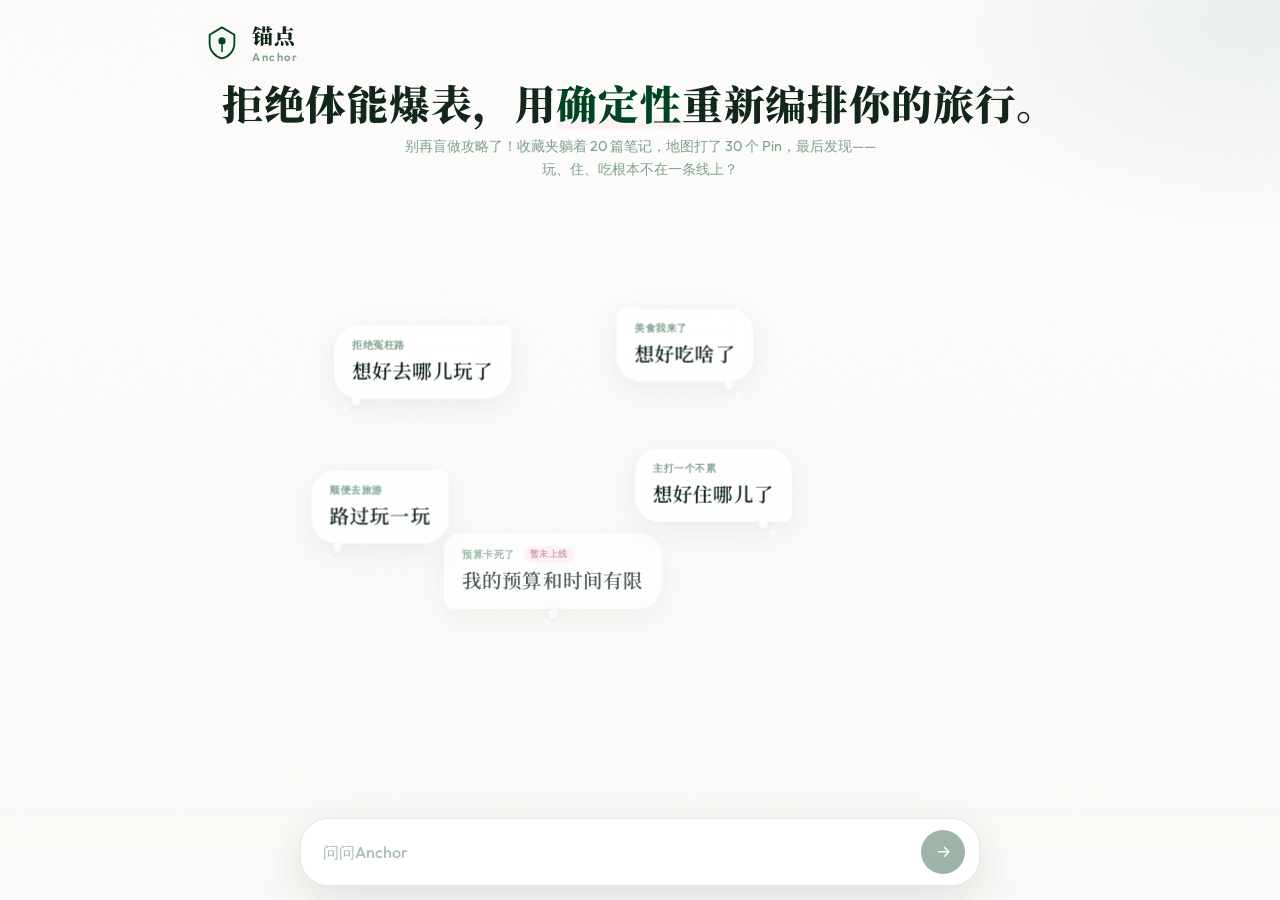
<file: archor/index.html>
<!DOCTYPE html>
<html lang="zh-CN">
  <head>
    <meta charset="UTF-8" />
    <meta name="viewport" content="width=device-width, initial-scale=1.0" />
    <title>锚点 · 模式选择</title>
    <link rel="preconnect" href="https://fonts.googleapis.com" />
    <link rel="preconnect" href="https://fonts.gstatic.com" crossorigin />
    <link
      href="https://fonts.googleapis.com/css2?family=Outfit:wght@400;500;600;700&family=Noto+Serif+SC:wght@500;600;700;900&display=swap"
      rel="stylesheet"
    />
    <link rel="stylesheet" href="css/theme.css" />
    <link rel="stylesheet" href="css/p1.css" />
  </head>
  <body class="page-p1">
    <div class="shell">
      <header class="top-bar">
        <div class="brand">
          <svg
            class="brand-icon"
            viewBox="0 0 32 32"
            fill="none"
            xmlns="http://www.w3.org/2000/svg"
            aria-hidden="true"
          >
            <path
              d="M16 3L5 9.5V17c0 6.5 4.5 12 11 13.5 6.5-1.5 11-7 11-13.5V9.5L16 3z"
              stroke="currentColor"
              stroke-width="1.6"
              stroke-linejoin="round"
            />
            <circle cx="16" cy="15" r="3.2" fill="currentColor" />
            <path
              d="M16 18.5v6"
              stroke="currentColor"
              stroke-width="1.4"
              stroke-linecap="round"
            />
          </svg>
          <div>
            <div class="brand-name">锚点</div>
            <div class="brand-tag">Anchor</div>
          </div>
        </div>
      </header>

      <section class="hero" aria-labelledby="hero-title">
        <h1 class="hero__title" id="hero-title">
          拒绝体能爆表，用<em>确定性</em>重新编排你的旅行。
        </h1>
        <p class="hero__sub">
          别再盲做攻略了！收藏夹躺着 20 篇笔记，地图打了 30 个
          Pin，最后发现——玩、住、吃根本不在一条线上？
        </p>
      </section>

      <div class="thought-stage">
        <div class="scenarios" id="scenarios" role="list">
        <button
          type="button"
          class="capsule"
          role="listitem"
          data-mode="ROUTE"
        >
          <div class="capsule__head">
            <span class="capsule__mode">拒绝冤枉路</span>
          </div>
          <p class="capsule__face">想好去哪儿玩了</p>
        </button>

        <button
          type="button"
          class="capsule"
          role="listitem"
          data-mode="FOOD"
        >
          <div class="capsule__head">
            <span class="capsule__mode">美食我来了</span>
          </div>
          <p class="capsule__face">想好吃啥了</p>
        </button>

        <button
          type="button"
          class="capsule"
          role="listitem"
          data-mode="FILL"
        >
          <div class="capsule__head">
            <span class="capsule__mode">主打一个不累</span>
          </div>
          <p class="capsule__face">想好住哪儿了</p>
        </button>

        <button
          type="button"
          class="capsule"
          role="listitem"
          data-mode="EVENT"
        >
          <div class="capsule__head">
            <span class="capsule__mode">顺便去旅游</span>
          </div>
          <p class="capsule__face">路过玩一玩</p>
        </button>

        <button
          type="button"
          class="capsule capsule--soon"
          role="listitem"
          data-mode="BUDGET"
          aria-disabled="true"
        >
          <div class="capsule__head">
            <span class="capsule__mode">预算卡死了</span>
            <span class="capsule__badge">暂未上线</span>
          </div>
          <p class="capsule__face">我的预算和时间有限</p>
        </button>
        </div>
      </div>
    </div>

    <footer class="chat-hub" aria-label="行程对话输入">
      <div class="chat-hub__inner">
        <form class="chat-box" id="chat-form">
          <label for="chat-input" class="visually-hidden">描述你的旅行困境</label>
          <textarea
            id="chat-input"
            class="chat-box__input"
            rows="1"
            placeholder="问问Anchor"
            autocomplete="off"
          ></textarea>
          <button
            type="submit"
            class="chat-box__send"
            id="btn-send"
            disabled
            aria-label="发送"
          >
            <svg viewBox="0 0 24 24" fill="none" aria-hidden="true">
              <path
                d="M5 12h12M13 6l6 6-6 6"
                stroke="currentColor"
                stroke-width="2"
                stroke-linecap="round"
                stroke-linejoin="round"
              />
            </svg>
          </button>
        </form>
      </div>
    </footer>

    <script src="js/p1.js?v=2"></script>
  </body>
</html>
</file>
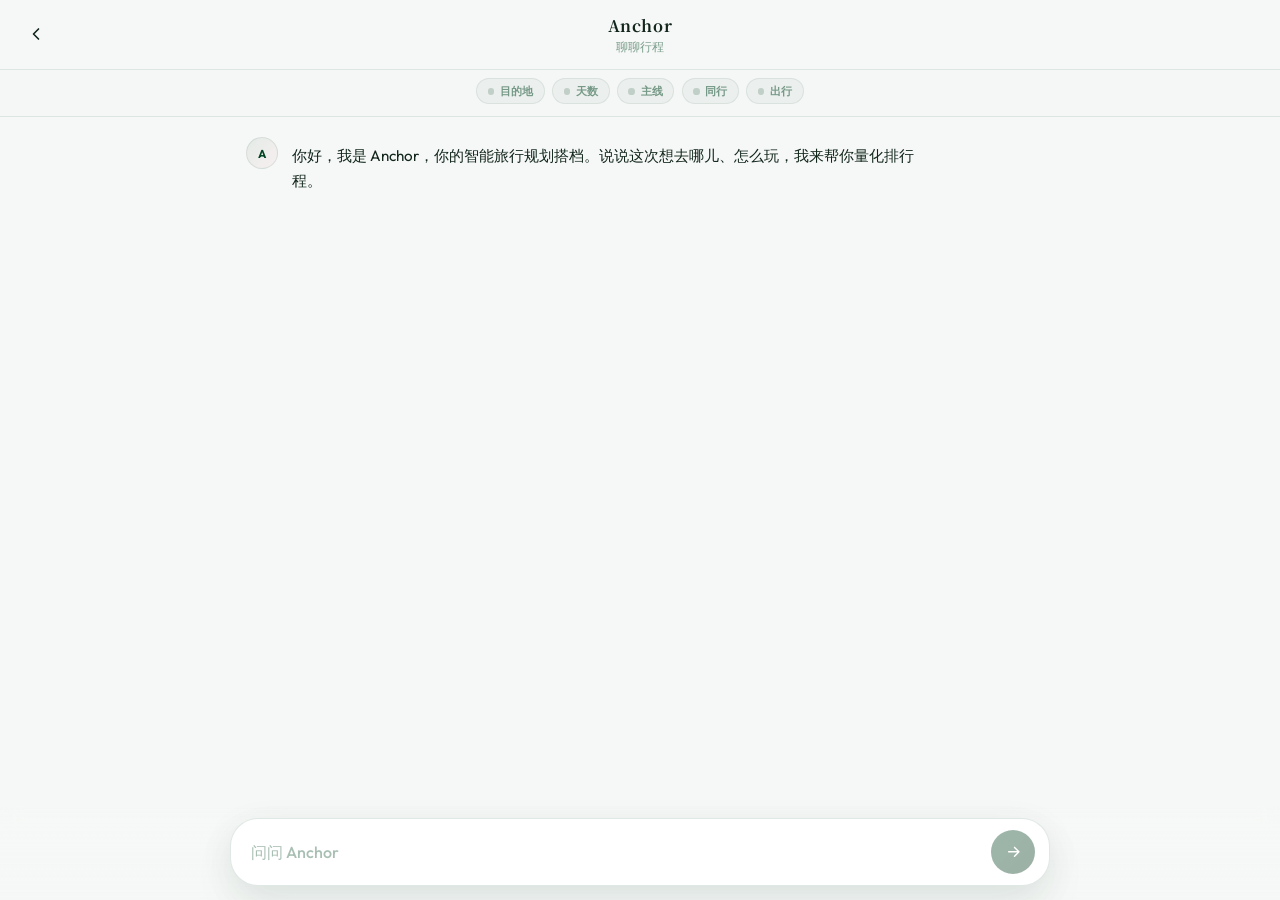
<file: archor/p2.html>
<!DOCTYPE html>
<html lang="zh-CN">
  <head>
    <meta charset="UTF-8" />
    <meta name="viewport" content="width=device-width, initial-scale=1.0" />
    <title>锚点 · 对话</title>
    <link rel="preconnect" href="https://fonts.googleapis.com" />
    <link rel="preconnect" href="https://fonts.gstatic.com" crossorigin />
    <link
      href="https://fonts.googleapis.com/css2?family=Outfit:wght@400;500;600;700&family=Noto+Serif+SC:wght@500;600;700;900&display=swap"
      rel="stylesheet"
    />
    <link rel="stylesheet" href="css/theme.css" />
    <link rel="stylesheet" href="css/p2.css" />
  </head>
  <body class="page-p2">
    <header class="p2-header">
      <a class="p2-back" href="index.html" aria-label="返回模式选择">
        <svg viewBox="0 0 24 24" fill="none" aria-hidden="true">
          <path
            d="M15 18l-6-6 6-6"
            stroke="currentColor"
            stroke-width="2"
            stroke-linecap="round"
            stroke-linejoin="round"
          />
        </svg>
      </a>
      <div class="p2-header__title">
        <span class="p2-header__name">Anchor</span>
        <span class="p2-header__state" id="state-label">聊聊行程</span>
      </div>
      <div class="p2-header__spacer" aria-hidden="true"></div>
    </header>

    <div class="p2-progress" id="slot-progress" aria-label="行程信息进度">
      <span class="p2-chip" data-slot="destination">目的地</span>
      <span class="p2-chip" data-slot="days">天数</span>
      <span class="p2-chip" data-slot="anchor">主线</span>
      <span class="p2-chip" data-slot="tags">同行</span>
      <span class="p2-chip" data-slot="transport">出行</span>
    </div>

    <main class="p2-main">
      <div class="p2-thread" id="chat-thread" aria-live="polite"></div>
    </main>

    <footer class="p2-footer">
      <div class="p2-actions" id="convergence-actions" hidden>
        <button type="button" class="p2-generate" id="btn-generate">
          下一步
        </button>
      </div>

      <form class="p2-composer" id="chat-form">
        <label for="chat-input" class="visually-hidden">继续对话</label>
        <div class="p2-composer__box">
          <textarea
            id="chat-input"
            class="p2-composer__input"
            rows="1"
            placeholder="问问 Anchor"
            autocomplete="off"
          ></textarea>
          <button
            type="submit"
            class="p2-composer__send"
            id="btn-send"
            disabled
            aria-label="发送"
          >
            <svg viewBox="0 0 24 24" fill="none" aria-hidden="true">
              <path
                d="M5 12h12M13 6l6 6-6 6"
                stroke="currentColor"
                stroke-width="2"
                stroke-linecap="round"
                stroke-linejoin="round"
              />
            </svg>
          </button>
        </div>
      </form>
    </footer>

    <script src="js/session.js?v=2"></script>
    <script src="js/p2.js?v=3"></script>
  </body>
</html>
</file>
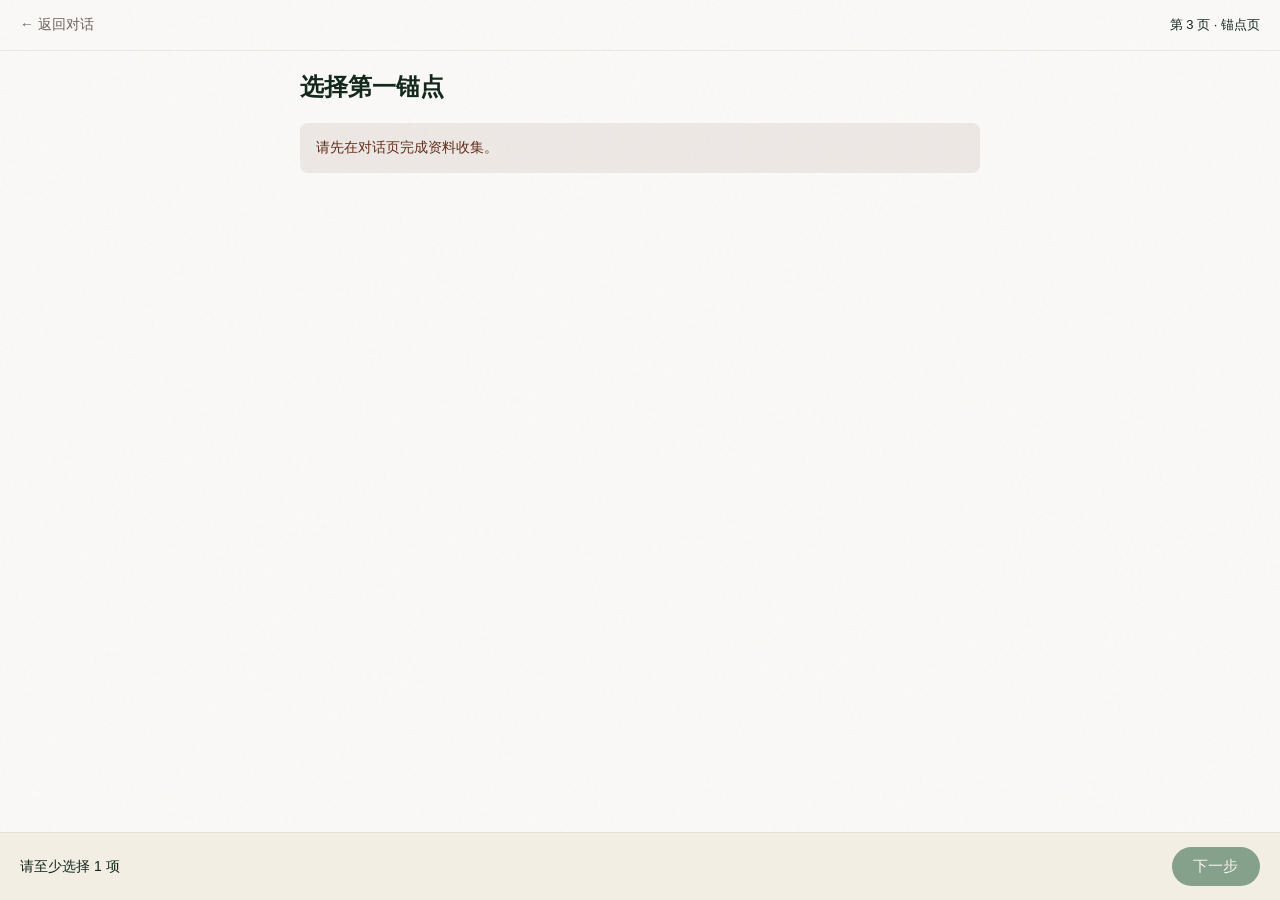
<file: archor/p3.html>
<!DOCTYPE html>
<html lang="zh-CN">
  <head>
    <meta charset="UTF-8" />
    <meta name="viewport" content="width=device-width, initial-scale=1.0" />
    <title>锚点 · 第一锚点</title>
    <link rel="stylesheet" href="css/theme.css" />
    <link rel="stylesheet" href="css/wizard.css?v=2" />
  </head>
  <body class="page-wizard">
    <header class="wizard-top">
      <a class="wizard-top__back" href="p2.html">← 返回对话</a>
      <span class="wizard-top__step">第 3 页 · 锚点页</span>
    </header>
    <main class="wizard-main">
      <h1 class="wizard-title" id="page-title">选择第一锚点</h1>
      <p class="wizard-sub" id="page-sub"></p>
      <div class="poi-grid" id="poi-grid"></div>
      <div class="wizard-error" id="page-error" hidden></div>
    </main>
    <footer class="wizard-footer">
      <span class="wizard-footer__hint" id="footer-hint">请至少选择 1 项</span>
      <button type="button" class="wizard-btn" id="btn-next" disabled>下一步</button>
    </footer>
    <script src="js/session.js?v=2"></script>
    <script src="js/p3-anchor.js?v=2"></script>
  </body>
</html>
</file>
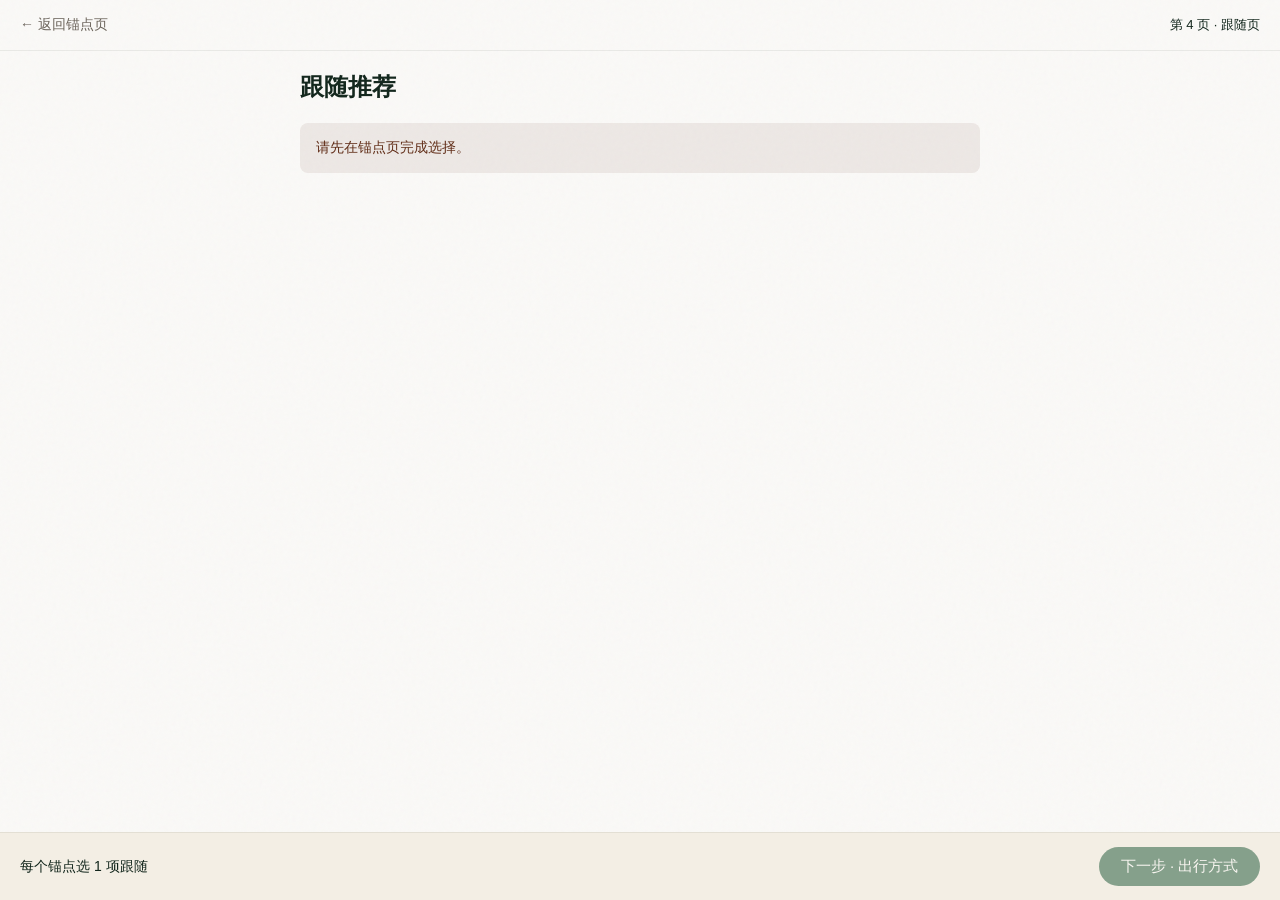
<file: archor/p4.html>
<!DOCTYPE html>
<html lang="zh-CN">
  <head>
    <meta charset="UTF-8" />
    <meta name="viewport" content="width=device-width, initial-scale=1.0" />
    <title>锚点 · 跟随页</title>
    <link rel="stylesheet" href="css/theme.css" />
    <link rel="stylesheet" href="css/wizard.css?v=2" />
  </head>
  <body class="page-wizard">
    <header class="wizard-top">
      <a class="wizard-top__back" href="p3.html">← 返回锚点页</a>
      <span class="wizard-top__step">第 4 页 · 跟随页</span>
    </header>
    <main class="wizard-main">
      <h1 class="wizard-title" id="page-title">跟随推荐</h1>
      <p class="wizard-sub" id="page-sub"></p>
      <div id="follow-root"></div>
      <div class="wizard-error" id="page-error" hidden></div>
    </main>
    <footer class="wizard-footer">
      <span class="wizard-footer__hint" id="footer-hint">每个锚点选 1 项跟随</span>
      <button type="button" class="wizard-btn" id="btn-next" disabled>下一步 · 出行方式</button>
    </footer>
    <script src="js/session.js?v=2"></script>
    <script src="js/p4-follow.js?v=1"></script>
  </body>
</html>
</file>
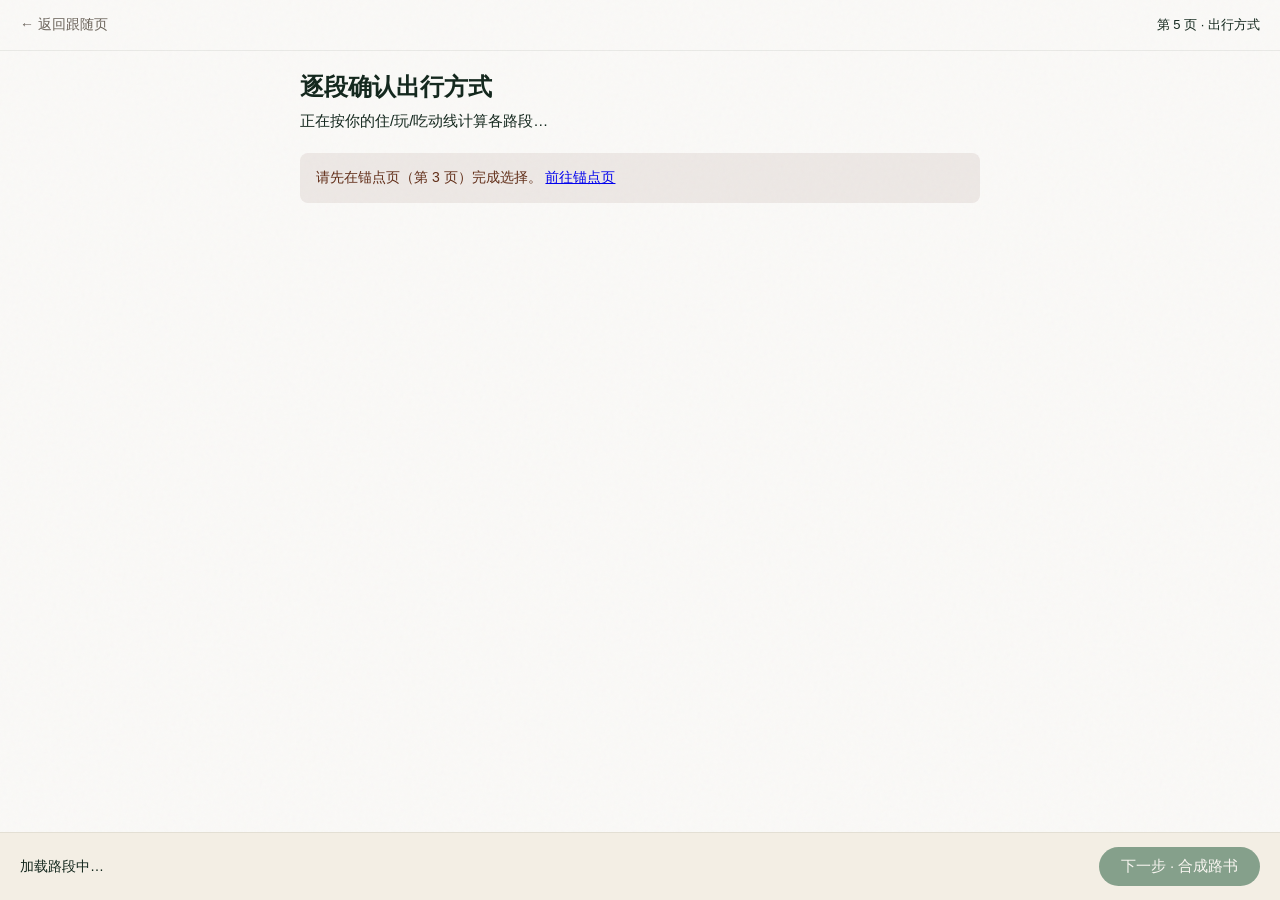
<file: archor/p5.html>
<!DOCTYPE html>
<html lang="zh-CN">
  <head>
    <meta charset="UTF-8" />
    <meta name="viewport" content="width=device-width, initial-scale=1.0" />
    <title>锚点 · 出行方式</title>
    <link rel="stylesheet" href="css/theme.css" />
    <link rel="stylesheet" href="css/wizard.css?v=2" />
  </head>
  <body class="page-wizard">
    <header class="wizard-top">
      <a class="wizard-top__back" href="p4.html">← 返回跟随页</a>
      <span class="wizard-top__step">第 5 页 · 出行方式</span>
    </header>
    <main class="wizard-main">
      <h1 class="wizard-title">逐段确认出行方式</h1>
      <p class="wizard-sub" id="page-sub">
        正在按你的住/玩/吃动线计算各路段…
      </p>
      <div id="transport-root"></div>
      <div class="wizard-error" id="page-error" hidden></div>
    </main>
    <footer class="wizard-footer">
      <span class="wizard-footer__hint" id="footer-hint">加载路段中…</span>
      <button type="button" class="wizard-btn" id="btn-next" disabled>下一步 · 合成路书</button>
    </footer>
    <script src="js/session.js?v=2"></script>
    <script src="js/p5-transport.js?v=1"></script>
  </body>
</html>
</file>
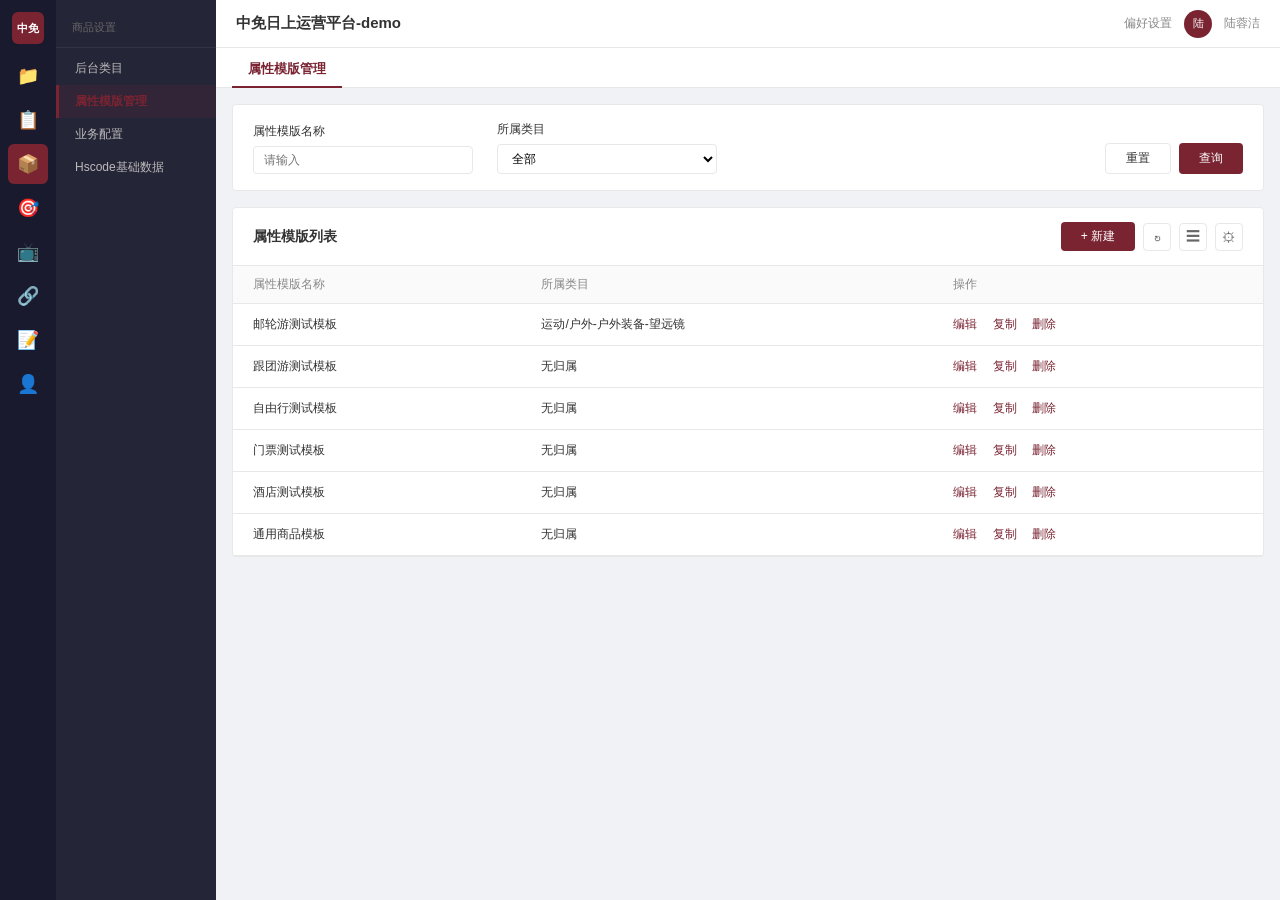
<file: mianshui/attribute_template_list.html>
<!DOCTYPE html>
<html lang="zh-CN">
<head>
<meta charset="UTF-8" />
<meta name="viewport" content="width=device-width, initial-scale=1.0" />
<title>属性模版管理 · 中免日上运营平台</title>
<style>
  :root{
    --primary:#7A2432;
    --primary-hover:#631D29;
    --sidebar:#1A1A2E;
    --sidebar-sub:#252538;
    --text:#333;
    --muted:#888;
    --line:#E8E8E8;
    --bg:#F0F2F5;
    --card:#FFF;
  }
  *{box-sizing:border-box;margin:0;padding:0}
  body{font-family:-apple-system,"PingFang SC","Microsoft YaHei","Helvetica Neue",sans-serif;background:var(--bg);color:var(--text);font-size:13px;min-height:100vh}
  .layout{display:flex;min-height:100vh}
  .g-side{width:56px;background:var(--sidebar);flex:none;display:flex;flex-direction:column;align-items:center;padding:12px 0;gap:4px}
  .g-side .logo{width:32px;height:32px;border-radius:6px;background:var(--primary);color:#fff;display:grid;place-items:center;font-size:11px;font-weight:700;margin-bottom:8px}
  .g-nav{width:40px;height:40px;border-radius:6px;display:grid;place-items:center;color:#999;font-size:18px;cursor:pointer}
  .g-nav.on{background:var(--primary);color:#fff}
  .sub-side{width:160px;background:var(--sidebar-sub);flex:none;padding:12px 0;color:#aaa;font-size:12px}
  .sub-side .title{padding:8px 16px 12px;color:#666;font-size:11px;border-bottom:1px solid rgba(255,255,255,.06);margin-bottom:4px}
  .sub-nav{display:block;padding:8px 16px;color:#bbb;text-decoration:none;border-left:3px solid transparent}
  .sub-nav:hover{color:#fff;background:rgba(255,255,255,.04)}
  .sub-nav.on{color:var(--primary);background:rgba(122,36,50,.15);border-left-color:var(--primary);font-weight:600}
  .main{flex:1;display:flex;flex-direction:column;min-width:0}
  .topbar{height:48px;background:var(--card);border-bottom:1px solid var(--line);display:flex;align-items:center;padding:0 20px;flex:none}
  .topbar h1{font-size:15px;font-weight:600}
  .topbar .right{margin-left:auto;display:flex;align-items:center;gap:12px;font-size:12px;color:var(--muted)}
  .topbar .avatar{width:28px;height:28px;border-radius:50%;background:var(--primary);color:#fff;display:grid;place-items:center;font-size:11px}
  .tabs{height:40px;background:var(--card);border-bottom:1px solid var(--line);display:flex;align-items:flex-end;padding:0 16px;flex:none}
  .tab{padding:8px 16px;font-size:13px;color:var(--muted);border-bottom:2px solid transparent;margin-bottom:-1px}
  .tab.on{color:var(--primary);border-bottom-color:var(--primary);font-weight:600}
  .content{flex:1;padding:16px;overflow:auto}
  .filter{background:var(--card);border:1px solid var(--line);border-radius:4px;padding:16px 20px;margin-bottom:16px;display:flex;align-items:flex-end;gap:24px;flex-wrap:wrap}
  .field label{display:block;font-size:12px;color:#333;margin-bottom:6px}
  .field input,.field select{border:1px solid var(--line);border-radius:4px;padding:6px 10px;font-size:12px;width:220px;font-family:inherit;background:#fff}
  .filter-btns{margin-left:auto;display:flex;gap:8px}
  .btn{border:none;border-radius:4px;padding:6px 20px;font-size:12px;cursor:pointer;font-family:inherit}
  .btn-primary{background:var(--primary);color:#fff}
  .btn-primary:hover{background:var(--primary-hover)}
  .btn-default{background:#fff;border:1px solid var(--line);color:#333}
  .list-card{background:var(--card);border:1px solid var(--line);border-radius:4px}
  .list-head{display:flex;align-items:center;justify-content:space-between;padding:14px 20px;border-bottom:1px solid var(--line)}
  .list-head h2{font-size:14px;font-weight:600}
  .list-actions{display:flex;align-items:center;gap:8px}
  .icon-btn{width:28px;height:28px;border:1px solid var(--line);border-radius:4px;background:#fff;cursor:pointer;display:grid;place-items:center;color:#666;font-size:14px}
  table{width:100%;border-collapse:collapse;font-size:12px}
  th{text-align:left;padding:10px 20px;background:#FAFAFA;border-bottom:1px solid var(--line);color:var(--muted);font-weight:500}
  td{padding:12px 20px;border-bottom:1px solid var(--line)}
  tr:hover td{background:#FAFAFA}
  .ops a{color:var(--primary);text-decoration:none;margin-right:12px;cursor:pointer}
  .ops a:hover{text-decoration:underline}
  .ops a.del{color:var(--primary)}
  .empty{text-align:center;padding:40px;color:#999}
</style>
</head>
<body>
<div class="layout">
  <aside class="g-side">
    <div class="logo">中免</div>
    <div class="g-nav">📁</div>
    <div class="g-nav">📋</div>
    <div class="g-nav on">📦</div>
    <div class="g-nav">🎯</div>
    <div class="g-nav">📺</div>
    <div class="g-nav">🔗</div>
    <div class="g-nav">📝</div>
    <div class="g-nav">👤</div>
  </aside>
  <aside class="sub-side">
    <div class="title">商品设置</div>
    <a class="sub-nav" href="category_management.html">后台类目</a>
    <a class="sub-nav on" href="attribute_template_list.html">属性模版管理</a>
    <a class="sub-nav" href="#">业务配置</a>
    <a class="sub-nav" href="#">Hscode基础数据</a>
  </aside>
  <div class="main">
    <div class="topbar">
      <h1>中免日上运营平台-demo</h1>
      <div class="right">
        <span>偏好设置</span>
        <div class="avatar">陆</div>
        <span>陆蓉洁</span>
      </div>
    </div>
    <div class="tabs">
      <div class="tab on">属性模版管理</div>
    </div>
    <div class="content">
      <div class="filter">
        <div class="field">
          <label>属性模版名称</label>
          <input type="text" id="filterName" placeholder="请输入" />
        </div>
        <div class="field">
          <label>所属类目</label>
          <select id="filterCategory">
            <option value="">全部</option>
            <option value="运动/户外-户外装备-望远镜">运动/户外-户外装备-望远镜</option>
            <option value="无归属">无归属</option>
          </select>
        </div>
        <div class="filter-btns">
          <button class="btn btn-default" id="resetBtn">重置</button>
          <button class="btn btn-primary" id="searchBtn">查询</button>
        </div>
      </div>
      <div class="list-card">
        <div class="list-head">
          <h2>属性模版列表</h2>
          <div class="list-actions">
            <a href="attribute_template_new.html" class="btn btn-primary" style="text-decoration:none">+ 新建</a>
            <button class="icon-btn" title="刷新" id="refreshBtn">↻</button>
            <button class="icon-btn" title="列设置">☰</button>
            <button class="icon-btn" title="设置">⚙</button>
          </div>
        </div>
        <table>
          <thead>
            <tr>
              <th style="width:28%">属性模版名称</th>
              <th style="width:40%">所属类目</th>
              <th>操作</th>
            </tr>
          </thead>
          <tbody id="tableBody"></tbody>
        </table>
      </div>
    </div>
  </div>
</div>

<script>
const templates = [
  { id:1, name:'邮轮游测试模板', category:'运动/户外-户外装备-望远镜' },
  { id:2, name:'跟团游测试模板', category:'无归属' },
  { id:3, name:'自由行测试模板', category:'无归属' },
  { id:4, name:'门票测试模板', category:'无归属' },
  { id:5, name:'酒店测试模板', category:'无归属' },
  { id:6, name:'通用商品模板', category:'无归属' }
];

function renderTable(list) {
  const tbody = document.getElementById('tableBody');
  if (!list.length) {
    tbody.innerHTML = '<tr><td colspan="3" class="empty">暂无数据</td></tr>';
    return;
  }
  tbody.innerHTML = list.map(t => `
    <tr>
      <td>${t.name}</td>
      <td>${t.category}</td>
      <td class="ops">
        <a href="attribute_template_new.html?name=${encodeURIComponent(t.name)}&category=${encodeURIComponent(t.category)}&mode=edit">编辑</a>
        <a href="attribute_template_new.html?name=${encodeURIComponent(t.name + '（副本）')}&category=${encodeURIComponent(t.category)}&mode=copy">复制</a>
        <a class="del" onclick="deleteTemplate(${t.id})">删除</a>
      </td>
    </tr>
  `).join('');
}

function doSearch() {
  const name = document.getElementById('filterName').value.trim();
  const cat = document.getElementById('filterCategory').value;
  let list = [...templates];
  if (name) list = list.filter(t => t.name.includes(name));
  if (cat) list = list.filter(t => t.category === cat);
  renderTable(list);
}

function deleteTemplate(id) {
  if (confirm('确定删除该属性模版？')) {
    const idx = templates.findIndex(t => t.id === id);
    if (idx > -1) templates.splice(idx, 1);
    doSearch();
  }
}

document.getElementById('searchBtn').onclick = doSearch;
document.getElementById('resetBtn').onclick = () => {
  document.getElementById('filterName').value = '';
  document.getElementById('filterCategory').value = '';
  renderTable(templates);
};
document.getElementById('refreshBtn').onclick = () => doSearch();

renderTable(templates);
</script>
</body>
</html>
</file>
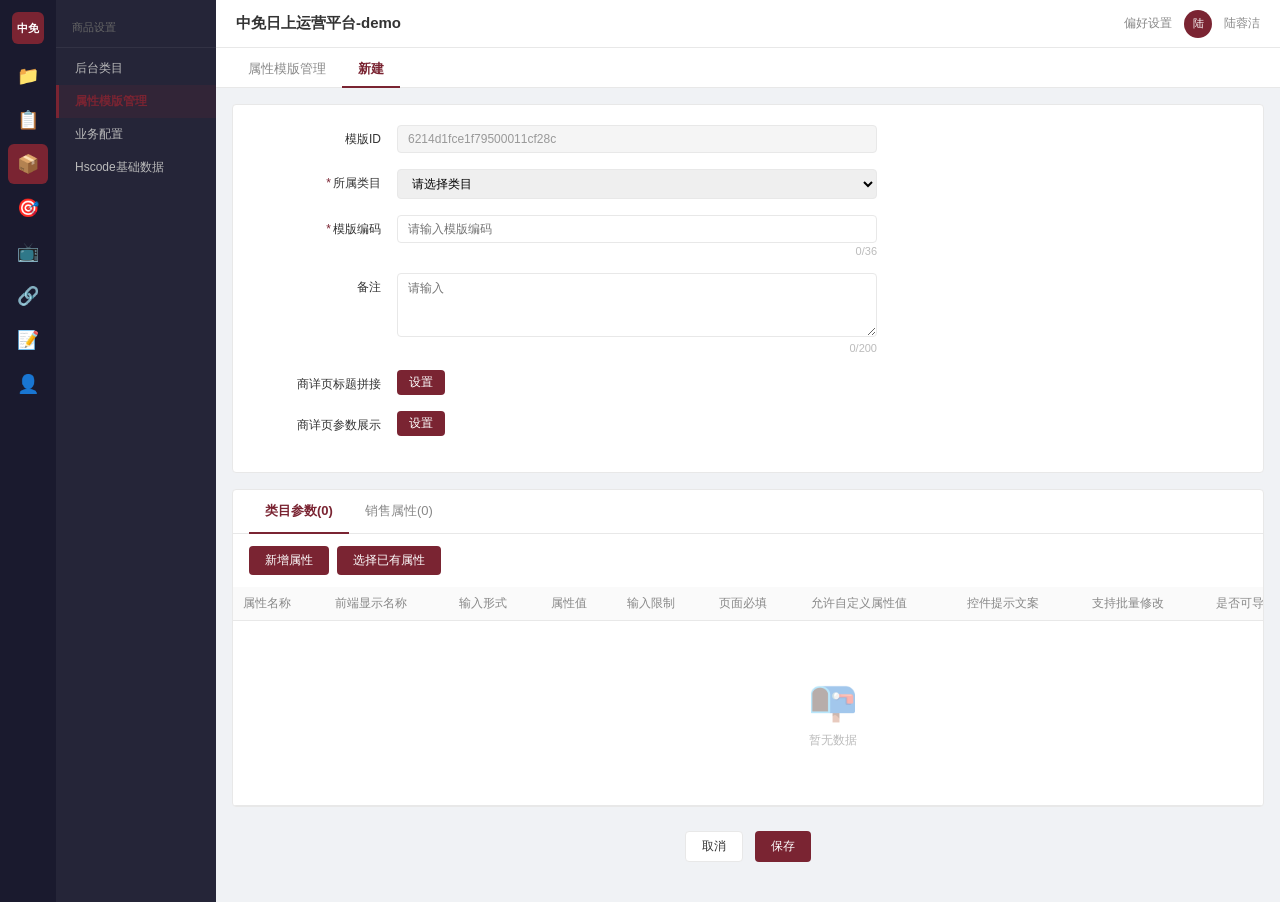
<file: mianshui/attribute_template_new.html>
<!DOCTYPE html>
<html lang="zh-CN">
<head>
<meta charset="UTF-8" />
<meta name="viewport" content="width=device-width, initial-scale=1.0" />
<title>新建属性模版 · 中免日上运营平台</title>
<style>
  :root{
    --primary:#7A2432;
    --primary-hover:#631D29;
    --sidebar:#1A1A2E;
    --sidebar-sub:#252538;
    --text:#333;
    --muted:#888;
    --line:#E8E8E8;
    --bg:#F0F2F5;
    --card:#FFF;
  }
  *{box-sizing:border-box;margin:0;padding:0}
  body{font-family:-apple-system,"PingFang SC","Microsoft YaHei","Helvetica Neue",sans-serif;background:var(--bg);color:var(--text);font-size:13px;min-height:100vh}
  .layout{display:flex;min-height:100vh}
  .g-side{width:56px;background:var(--sidebar);flex:none;display:flex;flex-direction:column;align-items:center;padding:12px 0;gap:4px}
  .g-side .logo{width:32px;height:32px;border-radius:6px;background:var(--primary);color:#fff;display:grid;place-items:center;font-size:11px;font-weight:700;margin-bottom:8px}
  .g-nav{width:40px;height:40px;border-radius:6px;display:grid;place-items:center;color:#999;font-size:18px}
  .g-nav.on{background:var(--primary);color:#fff}
  .sub-side{width:160px;background:var(--sidebar-sub);flex:none;padding:12px 0;color:#aaa;font-size:12px}
  .sub-side .title{padding:8px 16px 12px;color:#666;font-size:11px;border-bottom:1px solid rgba(255,255,255,.06);margin-bottom:4px}
  .sub-nav{display:block;padding:8px 16px;color:#bbb;text-decoration:none;border-left:3px solid transparent}
  .sub-nav.on{color:var(--primary);background:rgba(122,36,50,.15);border-left-color:var(--primary);font-weight:600}
  .main{flex:1;display:flex;flex-direction:column;min-width:0}
  .topbar{height:48px;background:var(--card);border-bottom:1px solid var(--line);display:flex;align-items:center;padding:0 20px;flex:none}
  .topbar h1{font-size:15px;font-weight:600}
  .topbar .right{margin-left:auto;display:flex;align-items:center;gap:12px;font-size:12px;color:var(--muted)}
  .topbar .avatar{width:28px;height:28px;border-radius:50%;background:var(--primary);color:#fff;display:grid;place-items:center;font-size:11px}
  .tabs{height:40px;background:var(--card);border-bottom:1px solid var(--line);display:flex;align-items:flex-end;padding:0 16px;flex:none}
  .tab{padding:8px 16px;font-size:13px;color:var(--muted);border-bottom:2px solid transparent;margin-bottom:-1px;text-decoration:none}
  .tab.on{color:var(--primary);border-bottom-color:var(--primary);font-weight:600}
  .content{flex:1;padding:16px;overflow:auto}
  .form-card{background:var(--card);border:1px solid var(--line);border-radius:4px;padding:20px 24px;margin-bottom:16px}
  .form-row{display:flex;margin-bottom:16px;align-items:flex-start}
  .form-row .label{width:140px;text-align:right;padding-right:16px;padding-top:6px;font-size:12px;color:#333;flex:none}
  .form-row .label.req::before{content:"*";color:var(--primary);margin-right:2px}
  .form-row .field{flex:1;max-width:480px}
  .form-row input[type=text],.form-row textarea,.form-row select{width:100%;border:1px solid var(--line);border-radius:4px;padding:6px 10px;font-size:12px;font-family:inherit}
  .form-row input[disabled]{background:#F5F5F5;color:#999}
  .form-row textarea{min-height:64px;resize:vertical}
  .char-count{text-align:right;font-size:11px;color:#bbb;margin-top:2px}
  .btn-sm{border:none;border-radius:4px;padding:4px 12px;font-size:12px;cursor:pointer;font-family:inherit;background:var(--primary);color:#fff}
  .btn-sm:hover{background:var(--primary-hover)}
  .attr-section{background:var(--card);border:1px solid var(--line);border-radius:4px;overflow:hidden}
  .attr-tabs{display:flex;border-bottom:1px solid var(--line);padding:0 16px}
  .attr-tab{padding:12px 16px;font-size:13px;color:var(--muted);cursor:pointer;border-bottom:2px solid transparent;margin-bottom:-1px}
  .attr-tab.on{color:var(--primary);border-bottom-color:var(--primary);font-weight:600}
  .attr-toolbar{padding:12px 16px;display:flex;gap:8px}
  .btn{border:none;border-radius:4px;padding:6px 16px;font-size:12px;cursor:pointer;font-family:inherit}
  .btn-primary{background:var(--primary);color:#fff}
  .btn-primary:hover{background:var(--primary-hover)}
  .btn-default{background:#fff;border:1px solid var(--line);color:#333}
  .table-wrap{overflow-x:auto}
  table{width:100%;border-collapse:collapse;font-size:12px;min-width:1200px}
  th{text-align:left;padding:8px 10px;background:#FAFAFA;border-bottom:1px solid var(--line);color:var(--muted);font-weight:500;white-space:nowrap}
  td{padding:8px 10px;border-bottom:1px solid var(--line)}
  .empty-state{text-align:center;padding:48px;color:#bbb}
  .empty-state .icon{font-size:40px;margin-bottom:8px;opacity:.4}
  .footer-actions{display:flex;justify-content:center;gap:12px;padding:24px 0}
</style>
</head>
<body>
<div class="layout">
  <aside class="g-side">
    <div class="logo">中免</div>
    <div class="g-nav">📁</div>
    <div class="g-nav">📋</div>
    <div class="g-nav on">📦</div>
    <div class="g-nav">🎯</div>
    <div class="g-nav">📺</div>
    <div class="g-nav">🔗</div>
    <div class="g-nav">📝</div>
    <div class="g-nav">👤</div>
  </aside>
  <aside class="sub-side">
    <div class="title">商品设置</div>
    <a class="sub-nav" href="category_management.html">后台类目</a>
    <a class="sub-nav on" href="attribute_template_list.html">属性模版管理</a>
    <a class="sub-nav" href="#">业务配置</a>
    <a class="sub-nav" href="#">Hscode基础数据</a>
  </aside>
  <div class="main">
    <div class="topbar">
      <h1>中免日上运营平台-demo</h1>
      <div class="right">
        <span>偏好设置</span>
        <div class="avatar">陆</div>
        <span>陆蓉洁</span>
      </div>
    </div>
    <div class="tabs">
      <a class="tab" href="attribute_template_list.html">属性模版管理</a>
      <div class="tab on" id="pageTab">新建</div>
    </div>
    <div class="content">
      <div class="form-card">
        <div class="form-row">
          <div class="label">模版ID</div>
          <div class="field"><input type="text" id="templateId" disabled value="6214d1fce1f79500011cf28c" /></div>
        </div>
        <div class="form-row">
          <div class="label req">所属类目</div>
          <div class="field">
            <select id="category">
              <option value="">请选择类目</option>
              <option value="运动/户外-户外装备-望远镜">运动/户外-户外装备-望远镜</option>
              <option value="运动/户外-户外装备-登山包">运动/户外-户外装备-登山包</option>
              <option value="运动/户外-户外装备-帐篷">运动/户外-户外装备-帐篷</option>
              <option value="美妆护肤-面部护理-面霜">美妆护肤-面部护理-面霜</option>
              <option value="腕表/珠宝-腕表-机械表">腕表/珠宝-腕表-机械表</option>
            </select>
          </div>
        </div>
        <div class="form-row">
          <div class="label req">模版编码</div>
          <div class="field">
            <input type="text" id="templateCode" maxlength="36" placeholder="请输入模版编码" />
            <div class="char-count"><span id="codeCount">0</span>/36</div>
          </div>
        </div>
        <div class="form-row">
          <div class="label">备注</div>
          <div class="field">
            <textarea id="remark" maxlength="200" placeholder="请输入"></textarea>
            <div class="char-count"><span id="remarkCount">0</span>/200</div>
          </div>
        </div>
        <div class="form-row">
          <div class="label">商详页标题拼接</div>
          <div class="field"><button class="btn-sm">设置</button></div>
        </div>
        <div class="form-row">
          <div class="label">商详页参数展示</div>
          <div class="field"><button class="btn-sm">设置</button></div>
        </div>
      </div>

      <div class="attr-section">
        <div class="attr-tabs">
          <div class="attr-tab on" data-tab="category">类目参数(<span id="catCount">0</span>)</div>
          <div class="attr-tab" data-tab="sales">销售属性(<span id="salesCount">0</span>)</div>
        </div>
        <div class="attr-toolbar">
          <button class="btn btn-primary" id="addAttr">新增属性</button>
          <button class="btn btn-primary" id="selectAttr">选择已有属性</button>
        </div>
        <div class="table-wrap">
          <table>
            <thead>
              <tr>
                <th>属性名称</th>
                <th>前端显示名称</th>
                <th>输入形式</th>
                <th>属性值</th>
                <th>输入限制</th>
                <th>页面必填</th>
                <th>允许自定义属性值</th>
                <th>控件提示文案</th>
                <th>支持批量修改</th>
                <th>是否可导出</th>
                <th>排序</th>
                <th>操作</th>
              </tr>
            </thead>
            <tbody id="attrBody">
              <tr><td colspan="12"><div class="empty-state"><div class="icon">📭</div>暂无数据</div></td></tr>
            </tbody>
          </table>
        </div>
      </div>

      <div class="footer-actions">
        <button class="btn btn-default" onclick="location.href='attribute_template_list.html'">取消</button>
        <button class="btn btn-primary" id="saveBtn">保存</button>
      </div>
    </div>
  </div>
</div>

<script>
const params = new URLSearchParams(location.search);
const mode = params.get('mode') || 'new';
const pageTab = document.getElementById('pageTab');
if (mode === 'edit') pageTab.textContent = '编辑';
else if (mode === 'copy') pageTab.textContent = '复制';

if (params.get('category')) {
  document.getElementById('category').value = params.get('category');
}

let activeTab = 'category';
let categoryAttrs = [];
let salesAttrs = [];

function getActiveList() { return activeTab === 'category' ? categoryAttrs : salesAttrs; }

function renderAttrs() {
  const list = getActiveList();
  document.getElementById('catCount').textContent = categoryAttrs.length;
  document.getElementById('salesCount').textContent = salesAttrs.length;
  const tbody = document.getElementById('attrBody');
  if (!list.length) {
    tbody.innerHTML = '<tr><td colspan="12"><div class="empty-state"><div class="icon">📭</div>暂无数据</div></td></tr>';
    return;
  }
  tbody.innerHTML = list.map((a, i) => `
    <tr>
      <td>${a.name}</td><td>${a.display}</td><td>${a.inputType}</td><td>${a.values || '-'}</td>
      <td>${a.limit || '-'}</td><td>${a.required ? '是' : '否'}</td><td>${a.custom ? '是' : '否'}</td>
      <td>${a.tip || '-'}</td><td>${a.batch ? '是' : '否'}</td><td>${a.exportable ? '是' : '否'}</td>
      <td>${a.sort}</td>
      <td><a href="#" style="color:var(--primary)" onclick="removeAttr(${i});return false">删除</a></td>
    </tr>
  `).join('');
}

function removeAttr(i) {
  getActiveList().splice(i, 1);
  renderAttrs();
}

document.querySelectorAll('.attr-tab').forEach(tab => {
  tab.onclick = () => {
    document.querySelectorAll('.attr-tab').forEach(t => t.classList.remove('on'));
    tab.classList.add('on');
    activeTab = tab.dataset.tab;
    renderAttrs();
  };
});

document.getElementById('templateCode').oninput = function() {
  document.getElementById('codeCount').textContent = this.value.length;
};
document.getElementById('remark').oninput = function() {
  document.getElementById('remarkCount').textContent = this.value.length;
};

document.getElementById('addAttr').onclick = () => {
  const name = prompt('请输入属性名称');
  if (!name) return;
  getActiveList().push({
    name, display: name, inputType: '文本', values: '', limit: '200字',
    required: false, custom: false, tip: '', batch: false, exportable: true, sort: getActiveList().length + 1
  });
  renderAttrs();
};

document.getElementById('selectAttr').onclick = () => {
  alert('选择已有属性（Demo 占位）');
};

document.getElementById('saveBtn').onclick = () => {
  const cat = document.getElementById('category').value;
  const code = document.getElementById('templateCode').value.trim();
  if (!cat) { alert('请选择所属类目'); return; }
  if (!code) { alert('请输入模版编码'); return; }
  alert('保存成功（Demo）');
  location.href = 'attribute_template_list.html';
};

renderAttrs();
</script>
</body>
</html>
</file>
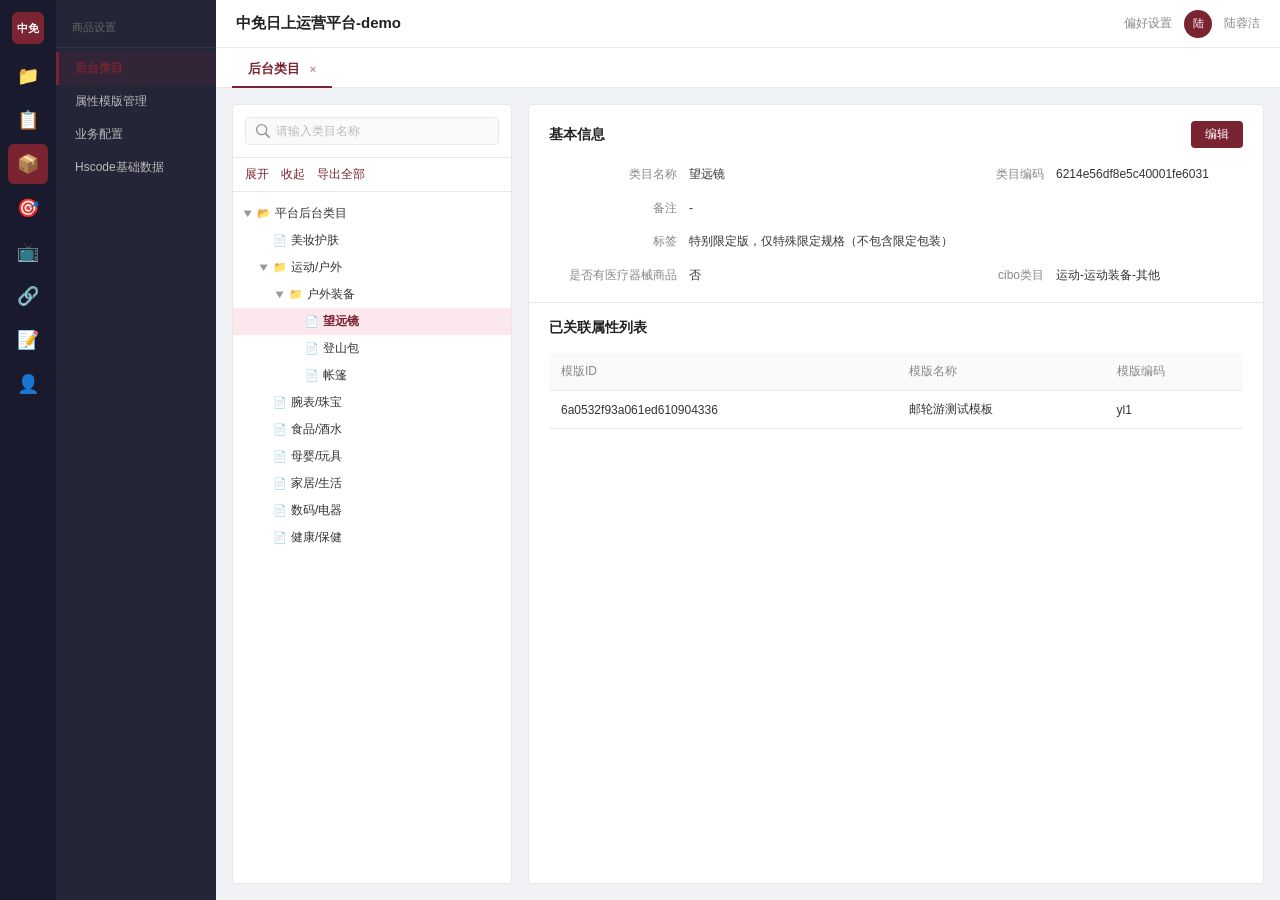
<file: mianshui/category_management.html>
<!DOCTYPE html>
<html lang="zh-CN">
<head>
<meta charset="UTF-8" />
<meta name="viewport" content="width=device-width, initial-scale=1.0" />
<title>后台类目 · 中免日上运营平台</title>
<style>
  :root{
    --primary:#7A2432;
    --primary-hover:#631D29;
    --primary-light:#FDF2F4;
    --primary-border:#E8B4BC;
    --sidebar:#1A1A2E;
    --sidebar-sub:#252538;
    --text:#333;
    --muted:#888;
    --line:#E8E8E8;
    --bg:#F0F2F5;
    --card:#FFF;
    --tree-active:#FCE8EC;
  }
  *{box-sizing:border-box;margin:0;padding:0}
  body{font-family:-apple-system,"PingFang SC","Microsoft YaHei","Helvetica Neue",sans-serif;background:var(--bg);color:var(--text);font-size:13px;min-height:100vh}
  .layout{display:flex;min-height:100vh}
  /* global sidebar */
  .g-side{width:56px;background:var(--sidebar);flex:none;display:flex;flex-direction:column;align-items:center;padding:12px 0;gap:4px}
  .g-side .logo{width:32px;height:32px;border-radius:6px;background:var(--primary);color:#fff;display:grid;place-items:center;font-size:11px;font-weight:700;margin-bottom:8px}
  .g-nav{width:40px;height:40px;border-radius:6px;display:grid;place-items:center;color:#999;font-size:18px;cursor:pointer}
  .g-nav.on{background:var(--primary);color:#fff}
  .g-nav:hover:not(.on){background:rgba(255,255,255,.08);color:#ccc}
  /* sub sidebar */
  .sub-side{width:160px;background:var(--sidebar-sub);flex:none;padding:12px 0;color:#aaa;font-size:12px}
  .sub-side .title{padding:8px 16px 12px;color:#666;font-size:11px;border-bottom:1px solid rgba(255,255,255,.06);margin-bottom:4px}
  .sub-nav{display:block;padding:8px 16px;color:#bbb;text-decoration:none;cursor:pointer;border-left:3px solid transparent}
  .sub-nav:hover{color:#fff;background:rgba(255,255,255,.04)}
  .sub-nav.on{color:var(--primary);background:rgba(122,36,50,.15);border-left-color:var(--primary);font-weight:600}
  /* main */
  .main{flex:1;display:flex;flex-direction:column;min-width:0}
  .topbar{height:48px;background:var(--card);border-bottom:1px solid var(--line);display:flex;align-items:center;padding:0 20px;gap:12px;flex:none}
  .topbar h1{font-size:15px;font-weight:600;color:#222}
  .topbar .right{margin-left:auto;display:flex;align-items:center;gap:12px;font-size:12px;color:var(--muted)}
  .topbar .avatar{width:28px;height:28px;border-radius:50%;background:var(--primary);color:#fff;display:grid;place-items:center;font-size:11px}
  .tabs{height:40px;background:var(--card);border-bottom:1px solid var(--line);display:flex;align-items:flex-end;padding:0 16px;gap:0;flex:none}
  .tab{padding:8px 16px;font-size:13px;color:var(--muted);cursor:pointer;border-bottom:2px solid transparent;margin-bottom:-1px}
  .tab.on{color:var(--primary);border-bottom-color:var(--primary);font-weight:600}
  .tab .x{margin-left:6px;opacity:.5;font-size:11px}
  .content{flex:1;padding:16px;display:flex;gap:16px;overflow:hidden}
  /* tree panel */
  .tree-panel{width:280px;background:var(--card);border:1px solid var(--line);border-radius:4px;display:flex;flex-direction:column;flex:none;overflow:hidden}
  .tree-search{padding:12px;border-bottom:1px solid var(--line)}
  .tree-search input{width:100%;border:1px solid var(--line);border-radius:4px;padding:6px 10px 6px 30px;font-size:12px;background:#FAFAFA url("data:image/svg+xml,%3Csvg xmlns='http://www.w3.org/2000/svg' width='14' height='14' fill='%23999' viewBox='0 0 16 16'%3E%3Cpath d='M11.742 10.344a6.5 6.5 0 1 0-1.397 1.398h-.001l3.85 3.85a1 1 0 0 0 1.415-1.414l-3.85-3.85zm-5.242 1.156a5 5 0 1 1 0-10 5 5 0 0 1 0 10z'/%3E%3C/svg%3E") 10px center no-repeat}
  .tree-search input::placeholder{color:#bbb}
  .tree-tools{padding:8px 12px;font-size:12px;color:var(--primary);border-bottom:1px solid var(--line);display:flex;gap:12px}
  .tree-tools span{cursor:pointer}
  .tree-tools span:hover{text-decoration:underline}
  .tree-body{flex:1;overflow-y:auto;padding:8px 0}
  .tree-node{display:flex;align-items:center;padding:5px 12px 5px 0;cursor:pointer;font-size:12px;white-space:nowrap;overflow:hidden;text-overflow:ellipsis}
  .tree-node:hover{background:#FAFAFA}
  .tree-node.on{background:var(--tree-active);color:var(--primary);font-weight:600}
  .tree-node .arrow{width:20px;text-align:center;color:#999;font-size:10px;flex:none;cursor:pointer}
  .tree-node .arrow.open{transform:rotate(90deg)}
  .tree-node .icon{color:#999;margin-right:4px;font-size:11px}
  .tree-node.on .icon{color:var(--primary)}
  /* detail panel */
  .detail-panel{flex:1;background:var(--card);border:1px solid var(--line);border-radius:4px;display:flex;flex-direction:column;overflow:hidden;min-width:0}
  .section{padding:16px 20px;border-bottom:1px solid var(--line)}
  .section:last-child{border-bottom:none;flex:1;overflow:auto}
  .section-head{display:flex;align-items:center;justify-content:space-between;margin-bottom:16px}
  .section-head h2{font-size:14px;font-weight:600;color:#222}
  .btn{border:none;border-radius:4px;padding:5px 14px;font-size:12px;cursor:pointer;font-family:inherit}
  .btn-primary{background:var(--primary);color:#fff}
  .btn-primary:hover{background:var(--primary-hover)}
  .btn-default{background:#fff;border:1px solid var(--line);color:#333}
  .btn-default:hover{border-color:#bbb}
  .info-grid{display:grid;grid-template-columns:1fr 1fr;gap:12px 40px}
  .info-item{display:flex;font-size:12px;line-height:1.8}
  .info-item .label{color:var(--muted);width:140px;flex:none;text-align:right;padding-right:12px}
  .info-item .value{color:#333;flex:1;word-break:break-all}
  .info-item.full{grid-column:1/-1}
  table{width:100%;border-collapse:collapse;font-size:12px}
  th{text-align:left;padding:10px 12px;background:#FAFAFA;border-bottom:1px solid var(--line);color:var(--muted);font-weight:500}
  td{padding:10px 12px;border-bottom:1px solid var(--line);color:#333}
  tr:hover td{background:#FAFAFA}
  /* modal */
  .overlay{position:fixed;inset:0;background:rgba(0,0,0,.45);display:none;align-items:center;justify-content:center;z-index:1000}
  .overlay.show{display:flex}
  .modal{background:var(--card);border-radius:6px;width:640px;max-height:90vh;overflow:auto;box-shadow:0 8px 32px rgba(0,0,0,.18)}
  .modal-head{display:flex;align-items:center;justify-content:space-between;padding:16px 24px;border-bottom:1px solid var(--line)}
  .modal-head h3{font-size:16px;font-weight:600}
  .modal-close{background:none;border:none;font-size:18px;color:#999;cursor:pointer;line-height:1}
  .modal-close:hover{color:#333}
  .modal-body{padding:20px 24px 8px}
  .modal-sub{font-size:13px;font-weight:600;margin-bottom:16px;color:#222}
  .form-row{display:flex;margin-bottom:16px;align-items:flex-start}
  .form-row .label{width:120px;text-align:right;padding-right:12px;padding-top:6px;font-size:12px;color:#333;flex:none}
  .form-row .label.req::before{content:"*";color:var(--primary);margin-right:2px}
  .form-row .field{flex:1}
  .form-row input[type=text],.form-row textarea,.form-row select{width:100%;border:1px solid var(--line);border-radius:4px;padding:6px 10px;font-size:12px;font-family:inherit}
  .form-row input[disabled]{background:#F5F5F5;color:#999;cursor:not-allowed}
  .form-row textarea{min-height:72px;resize:vertical}
  .char-count{text-align:right;font-size:11px;color:#bbb;margin-top:2px}
  .tags-wrap{display:flex;flex-wrap:wrap;gap:6px;margin-bottom:8px}
  .tag{display:inline-flex;align-items:center;gap:4px;background:#F5F5F5;border:1px solid var(--line);border-radius:4px;padding:2px 8px;font-size:12px}
  .tag .rm{cursor:pointer;color:#999;font-size:14px;line-height:1}
  .tag .rm:hover{color:var(--primary)}
  .tag-add{display:flex;gap:8px}
  .tag-add input{flex:1}
  .switch{position:relative;width:44px;height:22px;background:#ccc;border-radius:11px;cursor:pointer;transition:.2s}
  .switch.on{background:var(--primary)}
  .switch::after{content:"";position:absolute;top:2px;left:2px;width:18px;height:18px;background:#fff;border-radius:50%;transition:.2s;box-shadow:0 1px 3px rgba(0,0,0,.2)}
  .switch.on::after{left:24px}
  .modal-foot{padding:16px 24px 20px;display:flex;justify-content:center;gap:12px;border-top:1px solid var(--line)}
</style>
</head>
<body>
<div class="layout">
  <aside class="g-side">
    <div class="logo">中免</div>
    <div class="g-nav" title="素材中心">📁</div>
    <div class="g-nav" title="订单">📋</div>
    <div class="g-nav on" title="商品">📦</div>
    <div class="g-nav" title="营销">🎯</div>
    <div class="g-nav" title="直播">📺</div>
    <div class="g-nav" title="资源">🔗</div>
    <div class="g-nav" title="内容">📝</div>
    <div class="g-nav" title="会员">👤</div>
  </aside>
  <aside class="sub-side">
    <div class="title">商品设置</div>
    <a class="sub-nav on" href="category_management.html">后台类目</a>
    <a class="sub-nav" href="attribute_template_list.html">属性模版管理</a>
    <a class="sub-nav" href="#">业务配置</a>
    <a class="sub-nav" href="#">Hscode基础数据</a>
  </aside>
  <div class="main">
    <div class="topbar">
      <h1>中免日上运营平台-demo</h1>
      <div class="right">
        <span>偏好设置</span>
        <div class="avatar">陆</div>
        <span>陆蓉洁</span>
      </div>
    </div>
    <div class="tabs">
      <div class="tab on">后台类目 <span class="x">×</span></div>
    </div>
    <div class="content">
      <div class="tree-panel">
        <div class="tree-search">
          <input type="text" id="treeSearch" placeholder="请输入类目名称" />
        </div>
        <div class="tree-tools">
          <span id="expandAll">展开</span>
          <span id="collapseAll">收起</span>
          <span>导出全部</span>
        </div>
        <div class="tree-body" id="treeBody"></div>
      </div>
      <div class="detail-panel" id="detailPanel">
        <div class="section">
          <div class="section-head">
            <h2>基本信息</h2>
            <button class="btn btn-primary" id="editBtn">编辑</button>
          </div>
          <div class="info-grid" id="basicInfo"></div>
        </div>
        <div class="section">
          <div class="section-head"><h2>已关联属性列表</h2></div>
          <table>
            <thead>
              <tr><th>模版ID</th><th>模版名称</th><th>模版编码</th></tr>
            </thead>
            <tbody id="attrTable"></tbody>
          </table>
        </div>
      </div>
    </div>
  </div>
</div>

<!-- Edit Modal -->
<div class="overlay" id="editModal">
  <div class="modal">
    <div class="modal-head">
      <h3>修改类目</h3>
      <button class="modal-close" id="closeModal">×</button>
    </div>
    <div class="modal-body">
      <div class="modal-sub">基本信息</div>
      <div class="form-row">
        <div class="label req">类目编码</div>
        <div class="field"><input type="text" id="fCode" disabled /></div>
      </div>
      <div class="form-row">
        <div class="label req">类目名称</div>
        <div class="field">
          <input type="text" id="fName" maxlength="60" />
          <div class="char-count"><span id="nameCount">0</span>/60</div>
        </div>
      </div>
      <div class="form-row">
        <div class="label">备注</div>
        <div class="field"><textarea id="fRemark" placeholder="请输入备注"></textarea></div>
      </div>
      <div class="form-row">
        <div class="label">标签</div>
        <div class="field">
          <div class="tags-wrap" id="tagsWrap"></div>
          <div class="tag-add">
            <input type="text" id="tagInput" placeholder="" />
            <button class="btn btn-primary" id="addTag">添加</button>
          </div>
        </div>
      </div>
      <div class="form-row">
        <div class="label">是否有医疗器械商品</div>
        <div class="field"><div class="switch" id="medSwitch"></div></div>
      </div>
      <div class="form-row">
        <div class="label">对应cibo类目</div>
        <div class="field">
          <select id="fCibo">
            <option value="运动-运动装备-其他">运动-运动装备-其他</option>
            <option value="美妆-护肤-面部">美妆-护肤-面部</option>
            <option value="数码-摄影-望远镜">数码-摄影-望远镜</option>
          </select>
        </div>
      </div>
    </div>
    <div class="modal-foot">
      <button class="btn btn-default" id="cancelEdit">取消</button>
      <button class="btn btn-primary" id="submitEdit">提交</button>
    </div>
  </div>
</div>

<script>
const categories = {
  root: { id:'root', name:'平台后台类目', code:'', children:['beauty','sports','watch','food','baby','home','digital','health'] },
  beauty: { id:'beauty', name:'美妆护肤', code:'6214e1000000000000000001', remark:'-', tags:[], medical:false, cibo:'美妆-护肤-面部', parent:'root', children:[] },
  sports: { id:'sports', name:'运动/户外', code:'6214e2000000000000000002', remark:'-', tags:[], medical:false, cibo:'运动-运动装备-其他', parent:'root', children:['outdoor'] },
  outdoor: { id:'outdoor', name:'户外装备', code:'6214e3000000000000000003', remark:'-', tags:[], medical:false, cibo:'运动-运动装备-其他', parent:'sports', children:['telescope','backpack','tent'] },
  telescope: { id:'telescope', name:'望远镜', code:'6214e56df8e5c40001fe6031', remark:'-', tags:['特别限定版','仅特殊限定规格（不包含限定包装）'], medical:false, cibo:'运动-运动装备-其他', parent:'outdoor', children:[], templates:[{id:'6a0532f93a061ed610904336',name:'邮轮游测试模板',code:'yl1'}] },
  backpack: { id:'backpack', name:'登山包', code:'6214e56df8e5c40001fe6032', remark:'-', tags:[], medical:false, cibo:'运动-运动装备-其他', parent:'outdoor', children:[], templates:[] },
  tent: { id:'tent', name:'帐篷', code:'6214e56df8e5c40001fe6033', remark:'-', tags:[], medical:false, cibo:'运动-运动装备-其他', parent:'outdoor', children:[], templates:[] },
  watch: { id:'watch', name:'腕表/珠宝', code:'6214e4000000000000000004', remark:'-', tags:[], medical:false, cibo:'', parent:'root', children:[] },
  food: { id:'food', name:'食品/酒水', code:'6214e5000000000000000005', remark:'-', tags:[], medical:false, cibo:'', parent:'root', children:[] },
  baby: { id:'baby', name:'母婴/玩具', code:'6214e6000000000000000006', remark:'-', tags:[], medical:false, cibo:'', parent:'root', children:[] },
  home: { id:'home', name:'家居/生活', code:'6214e7000000000000000007', remark:'-', tags:[], medical:false, cibo:'', parent:'root', children:[] },
  digital: { id:'digital', name:'数码/电器', code:'6214e8000000000000000008', remark:'-', tags:[], medical:false, cibo:'', parent:'root', children:[] },
  health: { id:'health', name:'健康/保健', code:'6214e9000000000000000009', remark:'-', tags:[], medical:true, cibo:'', parent:'root', children:[] }
};

let selectedId = 'telescope';
let expanded = new Set(['root','sports','outdoor']);
let editTags = [];

function getPath(id) {
  const path = [];
  let cur = categories[id];
  while (cur && cur.parent) {
    path.unshift(cur);
    cur = categories[cur.parent];
  }
  if (cur) path.unshift(cur);
  return path;
}

function renderTree(filter = '') {
  const body = document.getElementById('treeBody');
  body.innerHTML = '';
  function renderNode(id, depth) {
    const node = categories[id];
    if (!node) return;
    const match = !filter || node.name.includes(filter);
    const childIds = node.children || [];
    const hasChildren = childIds.length > 0;
    const isOpen = expanded.has(id);
    if (filter && !match && !childIds.some(cid => categories[cid]?.name.includes(filter))) return;

    const el = document.createElement('div');
    el.className = 'tree-node' + (selectedId === id ? ' on' : '');
    el.style.paddingLeft = (depth * 16 + 4) + 'px';
    el.innerHTML = `<span class="arrow ${hasChildren ? (isOpen ? 'open' : '') : ''}">${hasChildren ? '▶' : ''}</span><span class="icon">${depth === 0 ? '📂' : (hasChildren ? '📁' : '📄')}</span>${node.name}`;
    el.onclick = (e) => {
      if (e.target.classList.contains('arrow') && hasChildren) {
        isOpen ? expanded.delete(id) : expanded.add(id);
        renderTree(filter);
        return;
      }
      selectedId = id;
      renderTree(filter);
      renderDetail();
    };
    if (match || !filter) body.appendChild(el);
    if (hasChildren && isOpen) childIds.forEach(cid => renderNode(cid, depth + 1));
  }
  renderNode('root', 0);
}

function renderDetail() {
  const cat = categories[selectedId];
  if (!cat || selectedId === 'root') {
    document.getElementById('basicInfo').innerHTML = '<div class="info-item full"><span class="value" style="color:#999">请选择三级类目查看详情</span></div>';
    document.getElementById('attrTable').innerHTML = '';
    document.getElementById('editBtn').style.display = cat && selectedId === 'root' ? 'none' : '';
    return;
  }
  const isLeaf = !cat.children || cat.children.length === 0;
  document.getElementById('editBtn').style.display = isLeaf && selectedId !== 'root' ? '' : 'none';

  document.getElementById('basicInfo').innerHTML = `
    <div class="info-item"><span class="label">类目名称</span><span class="value">${cat.name}</span></div>
    <div class="info-item"><span class="label">类目编码</span><span class="value">${cat.code || '-'}</span></div>
    <div class="info-item"><span class="label">备注</span><span class="value">${cat.remark || '-'}</span></div>
    <div class="info-item full"><span class="label">标签</span><span class="value">${cat.tags?.length ? cat.tags.join('，') : '-'}</span></div>
    <div class="info-item"><span class="label">是否有医疗器械商品</span><span class="value">${cat.medical ? '是' : '否'}</span></div>
    <div class="info-item"><span class="label">cibo类目</span><span class="value">${cat.cibo || '-'}</span></div>
  `;

  const templates = cat.templates || [];
  document.getElementById('attrTable').innerHTML = templates.length
    ? templates.map(t => `<tr><td>${t.id}</td><td>${t.name}</td><td>${t.code}</td></tr>`).join('')
    : '<tr><td colspan="3" style="text-align:center;color:#999;padding:24px">暂无关联属性模版</td></tr>';
}

function openModal() {
  const cat = categories[selectedId];
  if (!cat || selectedId === 'root') return;
  document.getElementById('fCode').value = cat.code;
  document.getElementById('fName').value = cat.name;
  document.getElementById('fRemark').value = cat.remark === '-' ? '' : (cat.remark || '');
  document.getElementById('fCibo').value = cat.cibo || '';
  document.getElementById('medSwitch').classList.toggle('on', cat.medical);
  editTags = [...(cat.tags || [])];
  renderEditTags();
  updateNameCount();
  document.getElementById('editModal').classList.add('show');
}

function renderEditTags() {
  document.getElementById('tagsWrap').innerHTML = editTags.map((t, i) =>
    `<span class="tag">${t}<span class="rm" data-i="${i}">×</span></span>`
  ).join('');
  document.getElementById('tagsWrap').querySelectorAll('.rm').forEach(el => {
    el.onclick = () => { editTags.splice(+el.dataset.i, 1); renderEditTags(); };
  });
}

function updateNameCount() {
  document.getElementById('nameCount').textContent = document.getElementById('fName').value.length;
}

function closeModal() {
  document.getElementById('editModal').classList.remove('show');
}

document.getElementById('editBtn').onclick = openModal;
document.getElementById('closeModal').onclick = closeModal;
document.getElementById('cancelEdit').onclick = closeModal;
document.getElementById('editModal').onclick = (e) => { if (e.target.id === 'editModal') closeModal(); };
document.getElementById('fName').oninput = updateNameCount;
document.getElementById('medSwitch').onclick = function() { this.classList.toggle('on'); };
document.getElementById('addTag').onclick = () => {
  const v = document.getElementById('tagInput').value.trim();
  if (v && !editTags.includes(v)) { editTags.push(v); renderEditTags(); }
  document.getElementById('tagInput').value = '';
};
document.getElementById('submitEdit').onclick = () => {
  const cat = categories[selectedId];
  cat.name = document.getElementById('fName').value;
  cat.remark = document.getElementById('fRemark').value || '-';
  cat.tags = [...editTags];
  cat.medical = document.getElementById('medSwitch').classList.contains('on');
  cat.cibo = document.getElementById('fCibo').value;
  closeModal();
  renderTree(document.getElementById('treeSearch').value);
  renderDetail();
};
document.getElementById('treeSearch').oninput = (e) => renderTree(e.target.value.trim());
document.getElementById('expandAll').onclick = () => { Object.keys(categories).forEach(k => expanded.add(k)); renderTree(); };
document.getElementById('collapseAll').onclick = () => { expanded = new Set(['root']); renderTree(); };

renderTree();
renderDetail();
</script>
</body>
</html>
</file>
<file: archor/css/theme.css>
/**
 * 锚点 Archor · 独立前端主题
 */
:root {
  --green: rgb(1, 68, 33);
  --green-deep: rgb(1, 50, 24);
  --green-soft: rgba(1, 68, 33, 0.07);
  --green-mid: rgba(1, 68, 33, 0.5);
  --green-glow: rgba(1, 68, 33, 0.12);

  --sakura: rgb(255, 183, 197);
  --sakura-deep: rgb(188, 132, 148);
  --sakura-light: rgb(252, 246, 248);
  --sakura-soft: rgba(255, 183, 197, 0.12);
  --sakura-line: rgba(255, 183, 197, 0.22);

  --paper: #faf9f7;
  --paper-hot: #fdfdfc;
  --ink: rgb(18, 38, 28);
  --ink-soft: rgb(1, 68, 33);
  --muted: var(--green-mid);
  --line: rgba(1, 68, 33, 0.1);
  --card: rgba(255, 255, 255, 0.92);
  --shadow: 0 16px 40px rgba(1, 68, 33, 0.06);
  --shadow-lg: 0 20px 48px rgba(1, 68, 33, 0.09);
  --radius: 16px;
  --font-ui: "Outfit", system-ui, sans-serif;
  --font-display: "Noto Serif SC", serif;
}

* {
  box-sizing: border-box;
}

body {
  margin: 0;
  min-height: 100vh;
  font-family: var(--font-ui);
  color: var(--ink);
  background: var(--paper);
  background-image: radial-gradient(
      ellipse 72% 58% at 6% -8%,
      rgba(255, 183, 197, 0.05),
      transparent 52%
    ),
    radial-gradient(
      ellipse 58% 48% at 98% 2%,
      var(--green-soft),
      transparent 50%
    ),
    linear-gradient(180deg, var(--paper-hot) 0%, var(--paper) 100%);
}

body::before {
  content: "";
  position: fixed;
  inset: 0;
  background-image: url("data:image/svg+xml,%3Csvg viewBox='0 0 256 256' xmlns='http://www.w3.org/2000/svg'%3E%3Cfilter id='n'%3E%3CfeTurbulence type='fractalNoise' baseFrequency='0.85' numOctaves='4' stitchTiles='stitch'/%3E%3C/filter%3E%3Crect width='100%25' height='100%25' filter='url(%23n)' opacity='0.028'/%3E%3C/svg%3E");
  pointer-events: none;
  z-index: 0;
}

.visually-hidden {
  position: absolute;
  width: 1px;
  height: 1px;
  padding: 0;
  margin: -1px;
  overflow: hidden;
  clip: rect(0, 0, 0, 0);
  border: 0;
}
</file>
<file: archor/css/p1.css>
body.page-p1 {
  height: 100vh;
  height: 100dvh;
  overflow: hidden;
  display: flex;
  flex-direction: column;
  padding: 0;
}

html:has(body.page-p1) {
  overflow: hidden;
  height: 100%;
}

.page-p1 .shell {
  position: relative;
  z-index: 1;
  flex: 1;
  min-height: 0;
  display: grid;
  grid-template-rows: auto auto 1fr;
  width: 100%;
  max-width: 920px;
  margin: 0 auto;
  padding: clamp(0.85rem, 2vw, 1.25rem) clamp(1rem, 3vw, 1.5rem)
    calc(5.25rem + env(safe-area-inset-bottom, 0px));
  overflow: hidden;
}

@keyframes rise-in {
  from {
    opacity: 0;
    transform: translateY(16px);
  }
  to {
    opacity: 1;
    transform: translateY(0);
  }
}

.top-bar {
  display: flex;
  align-items: center;
  justify-content: space-between;
  margin-bottom: clamp(0.5rem, 1.5vw, 0.85rem);
  animation: rise-in 0.6s ease-out both;
}

.brand {
  display: flex;
  align-items: center;
  gap: 0.75rem;
}

.brand-icon {
  width: 36px;
  height: 36px;
  color: var(--green);
  filter: drop-shadow(0 3px 10px var(--green-glow));
}

.brand-name {
  font-family: var(--font-display);
  font-weight: 900;
  font-size: 1.3rem;
  letter-spacing: 0.06em;
}

.brand-tag {
  font-size: 0.7rem;
  font-weight: 600;
  letter-spacing: 0.14em;
  color: var(--muted);
}

.top-pill {
  font-size: 0.68rem;
  font-weight: 600;
  letter-spacing: 0.08em;
  color: var(--green);
  background: var(--green-soft);
  border: 1px solid var(--line);
  padding: 0.32rem 0.7rem;
  border-radius: 999px;
}

.hero {
  text-align: center;
  margin-bottom: clamp(0.35rem, 1vw, 0.65rem);
  animation: rise-in 0.65s ease-out 0.05s both;
}

.hero__title {
  font-family: var(--font-display);
  font-weight: 900;
  font-size: clamp(1.75rem, 5vw, 2.55rem);
  line-height: 1.22;
  letter-spacing: 0.02em;
  margin: 0 0 0.5rem;
  color: var(--ink);
}

.hero__title em {
  font-style: normal;
  color: var(--green);
  position: relative;
}

.hero__title em::after {
  content: "";
  position: absolute;
  left: 0;
  right: 0;
  bottom: 0.06em;
  height: 0.26em;
  background: var(--sakura-soft);
  z-index: -1;
  border-radius: 2px;
}

.hero__sub {
  max-width: 34em;
  margin: 0 auto;
  font-family: var(--font-ui);
  font-size: clamp(0.78rem, 1.55vw, 0.9rem);
  font-weight: 400;
  line-height: 1.55;
  color: var(--muted);
  display: -webkit-box;
  -webkit-line-clamp: 2;
  -webkit-box-orient: vertical;
  overflow: hidden;
}

.thought-stage {
  position: relative;
  min-height: 0;
  display: flex;
  align-items: center;
  justify-content: center;
  overflow: hidden;
  animation: rise-in 0.7s ease-out 0.12s both;
}

.scenarios {
  position: relative;
  width: min(100%, 720px);
  height: 100%;
  min-height: 17rem;
  max-height: min(50vh, 28rem);
  margin: 0 auto;
  overflow: hidden;
}

.scenarios.is-static .capsule {
  position: absolute;
}

.capsule {
  position: absolute;
  left: 0;
  top: 0;
  display: flex;
  flex-direction: column;
  align-items: flex-start;
  gap: 0.28rem;
  width: max-content;
  max-width: 14rem;
  padding: 0.82rem 1.12rem 0.88rem;
  text-align: left;
  border: none;
  border-radius: 1.55rem 1.55rem 1.55rem 0.45rem;
  background: rgba(255, 255, 255, 0.82);
  backdrop-filter: blur(10px);
  box-shadow: 0 8px 32px rgba(1, 68, 33, 0.08),
    0 1px 0 rgba(255, 255, 255, 0.9) inset;
  cursor: pointer;
  font: inherit;
  color: inherit;
  will-change: transform;
  transition: box-shadow 0.28s, background 0.28s, filter 0.28s;
  touch-action: manipulation;
}

.scenarios .capsule:nth-child(1) {
  border-radius: 1.55rem 0.5rem 1.55rem 1.55rem;
}

.scenarios .capsule:nth-child(2) {
  border-radius: 0.5rem 1.55rem 1.55rem 1.55rem;
}

.scenarios .capsule:nth-child(3) {
  border-radius: 1.55rem 1.55rem 0.5rem 1.55rem;
}

.scenarios .capsule:nth-child(4) {
  border-radius: 1.55rem 0.5rem 1.55rem 1.55rem;
}

.scenarios .capsule:nth-child(5) {
  max-width: 15rem;
  border-radius: 1.1rem 1.55rem 1.55rem 0.5rem;
}

.capsule::after {
  content: "";
  position: absolute;
  width: 0.55rem;
  height: 0.55rem;
  border-radius: 50%;
  background: rgba(255, 255, 255, 0.78);
  box-shadow: 0 2px 8px rgba(1, 68, 33, 0.05);
  pointer-events: none;
}

.scenarios .capsule:nth-child(1)::after {
  left: 1.1rem;
  bottom: -0.45rem;
}

.scenarios .capsule:nth-child(2)::after {
  right: 1.25rem;
  bottom: -0.5rem;
}

.scenarios .capsule:nth-child(3)::after {
  right: 1.5rem;
  bottom: -0.45rem;
}

.scenarios .capsule:nth-child(4)::after {
  left: 1.35rem;
  bottom: -0.5rem;
}

.scenarios .capsule:nth-child(5)::after {
  left: 50%;
  bottom: -0.55rem;
  transform: translateX(-50%);
}

.scenarios .capsule:nth-child(5)::before {
  left: calc(50% - 0.55rem);
  bottom: -1rem;
}

.capsule::before {
  content: "";
  position: absolute;
  width: 0.35rem;
  height: 0.35rem;
  border-radius: 50%;
  background: rgba(255, 255, 255, 0.65);
  pointer-events: none;
  opacity: 0.9;
}

.scenarios .capsule:nth-child(1)::before {
  left: 0.55rem;
  bottom: -0.85rem;
}

.scenarios .capsule:nth-child(2)::before {
  right: 0.75rem;
  bottom: -0.95rem;
}

.scenarios .capsule:nth-child(3)::before {
  right: 1rem;
  bottom: -0.85rem;
}

.scenarios .capsule:nth-child(4)::before {
  left: 0.85rem;
  bottom: -0.95rem;
}

.scenarios .capsule:nth-child(5)::before {
  left: calc(50% - 0.55rem);
  bottom: -1rem;
}

.capsule:hover,
.capsule.is-active {
  z-index: 3;
  background: rgba(255, 255, 255, 0.96);
  box-shadow: 0 16px 40px rgba(1, 68, 33, 0.13),
    0 0 0 1px rgba(1, 68, 33, 0.07);
  filter: brightness(1.02);
}

.capsule.is-active {
  box-shadow: 0 18px 44px rgba(1, 68, 33, 0.16),
    0 0 0 2px rgba(1, 68, 33, 0.1);
}

.capsule--soon {
  opacity: 0.72;
}

.capsule__head {
  position: relative;
  z-index: 1;
  display: flex;
  align-items: center;
  flex-wrap: wrap;
  gap: 0.4rem 0.55rem;
  width: 100%;
}

.capsule__mode {
  position: relative;
  z-index: 1;
  font-size: 0.62rem;
  font-weight: 600;
  letter-spacing: 0.06em;
  color: var(--green-mid);
  background: none;
  border: none;
  padding: 0;
  border-radius: 0;
  text-transform: none;
}

.capsule__badge {
  flex-shrink: 0;
  font-size: 0.58rem;
  font-weight: 600;
  letter-spacing: 0.03em;
  color: var(--sakura-deep);
  background: rgba(255, 183, 197, 0.22);
  border: none;
  padding: 0.12rem 0.4rem;
  border-radius: 999px;
}

.capsule__face {
  position: relative;
  z-index: 1;
  margin: 0;
  font-family: var(--font-display);
  font-size: clamp(1.02rem, 2.5vw, 1.22rem);
  font-weight: 600;
  line-height: 1.4;
  letter-spacing: 0.01em;
  color: var(--ink);
}

.capsule:focus-visible {
  outline: 2px solid var(--green);
  outline-offset: 3px;
}

@media (max-height: 700px) {
  .hero__title {
    font-size: clamp(1.45rem, 4vw, 1.95rem);
  }

  .hero__sub {
    -webkit-line-clamp: 1;
    font-size: 0.76rem;
  }

  .scenarios {
    min-height: 14rem;
    max-height: 38vh;
  }

  .capsule {
    max-width: 12.5rem;
    padding: 0.7rem 0.95rem 0.75rem;
  }

  .capsule__face {
    font-size: 0.96rem;
  }
}

.chat-hub {
  position: fixed;
  left: 0;
  right: 0;
  bottom: 0;
  z-index: 20;
  display: flex;
  justify-content: center;
  padding: 0.65rem clamp(1rem, 4vw, 2rem)
    calc(0.85rem + env(safe-area-inset-bottom, 0px));
  background: linear-gradient(
    180deg,
    rgba(250, 249, 247, 0) 0%,
    rgba(250, 249, 247, 0.88) 22%,
    var(--paper) 100%
  );
  backdrop-filter: blur(12px);
  animation: rise-in 0.75s ease-out 0.2s both;
}

.chat-hub__inner {
  width: 100%;
  max-width: 680px;
  margin: 0 auto;
}

.chat-box {
  display: flex;
  align-items: center;
  gap: 0.65rem;
  padding: 0.7rem 0.85rem 0.7rem 1.35rem;
  background: #fff;
  border: 1px solid rgba(1, 68, 33, 0.12);
  border-radius: 1.75rem;
  box-shadow: 0 8px 32px rgba(1, 68, 33, 0.08),
    0 24px 64px rgba(1, 68, 33, 0.06),
    0 0 0 1px rgba(255, 255, 255, 0.9) inset;
  transition: border-color 0.2s, box-shadow 0.2s, transform 0.2s;
}

.chat-box:focus-within {
  border-color: rgba(1, 68, 33, 0.28);
  box-shadow: 0 12px 40px rgba(1, 68, 33, 0.12),
    0 28px 72px rgba(1, 68, 33, 0.08), 0 0 0 4px var(--green-soft);
  transform: translateY(-1px);
}

.chat-box__input {
  flex: 1;
  min-height: 1.5rem;
  max-height: 11rem;
  margin: 0;
  padding: 0;
  border: none;
  outline: none;
  resize: none;
  font-family: var(--font-ui);
  font-size: 1rem;
  line-height: 1.5;
  color: var(--ink);
  background: transparent;
  box-sizing: border-box;
  vertical-align: middle;
}

.chat-box__input::placeholder {
  color: rgba(1, 68, 33, 0.34);
  font-weight: 500;
}

.chat-box__send {
  flex-shrink: 0;
  width: 2.75rem;
  height: 2.75rem;
  display: flex;
  align-items: center;
  justify-content: center;
  border: none;
  border-radius: 50%;
  background: linear-gradient(135deg, var(--green) 0%, var(--green-deep) 100%);
  color: #fff;
  cursor: pointer;
  transition: transform 0.15s, filter 0.15s, opacity 0.15s;
}

.chat-box__send:hover:not(:disabled) {
  filter: brightness(1.06);
  transform: scale(1.04);
}

.chat-box__send:disabled {
  opacity: 0.38;
  cursor: not-allowed;
}

.chat-box__send svg {
  width: 1.1rem;
  height: 1.1rem;
}

.chat-hint {
  margin: 0.45rem 0 0;
  text-align: center;
  font-size: 0.72rem;
  color: var(--muted);
}

.fly-ghost {
  position: fixed;
  z-index: 100;
  max-width: min(320px, 75vw);
  padding: 0.45rem 0.75rem;
  font-size: 0.82rem;
  line-height: 1.45;
  color: var(--ink-soft);
  background: #fff;
  border: 1px solid rgba(1, 68, 33, 0.2);
  border-radius: 12px;
  box-shadow: var(--shadow-lg);
  pointer-events: none;
  transition: left 0.5s cubic-bezier(0.22, 1, 0.36, 1),
    top 0.5s cubic-bezier(0.22, 1, 0.36, 1), opacity 0.3s ease,
    transform 0.5s cubic-bezier(0.22, 1, 0.36, 1);
}

.fly-ghost.is-landing {
  opacity: 0;
  transform: scale(0.92);
}

@media (prefers-reduced-motion: reduce) {
  .capsule,
  .fly-ghost,
  .hero,
  .top-bar,
  .scenarios,
  .chat-hub {
    animation: none;
    transition: none;
  }
}
</file>
<file: archor/css/p2.css>
body.page-p2 {
  min-height: 100vh;
  min-height: 100dvh;
  display: flex;
  flex-direction: column;
  background: #f6f8f7;
  background-image: none;
}

body.page-p2::before {
  display: none;
}

.page-p2 .p2-header {
  position: sticky;
  top: 0;
  z-index: 30;
  display: grid;
  grid-template-columns: 2.5rem 1fr 2.5rem;
  align-items: center;
  gap: 0.5rem;
  padding: 0.85rem 1rem;
  background: rgba(246, 248, 247, 0.92);
  border-bottom: 1px solid var(--line);
  backdrop-filter: blur(12px);
}

.p2-back {
  display: flex;
  align-items: center;
  justify-content: center;
  width: 2.5rem;
  height: 2.5rem;
  border-radius: 50%;
  color: var(--ink);
  text-decoration: none;
  transition: background 0.2s;
}

.p2-back:hover {
  background: var(--green-soft);
}

.p2-back svg {
  width: 1.25rem;
  height: 1.25rem;
}

.p2-header__title {
  text-align: center;
}

.p2-header__name {
  display: block;
  font-family: var(--font-display);
  font-weight: 700;
  font-size: 1rem;
  letter-spacing: 0.04em;
}

.p2-header__state {
  display: block;
  margin-top: 0.15rem;
  font-size: 0.72rem;
  font-weight: 500;
  color: var(--muted);
}

.p2-progress {
  display: flex;
  flex-wrap: wrap;
  justify-content: center;
  gap: 0.45rem;
  padding: 0.55rem 1rem 0.75rem;
  background: rgba(246, 248, 247, 0.92);
  border-bottom: 1px solid var(--line);
}

.p2-chip {
  display: inline-flex;
  align-items: center;
  gap: 0.35rem;
  padding: 0.28rem 0.65rem;
  border-radius: 999px;
  font-size: 0.68rem;
  font-weight: 600;
  letter-spacing: 0.02em;
  color: var(--muted);
  background: rgba(1, 68, 33, 0.04);
  border: 1px solid rgba(1, 68, 33, 0.08);
  transition: background 0.2s, color 0.2s, border-color 0.2s;
}

.p2-chip::before {
  content: "";
  width: 0.42rem;
  height: 0.42rem;
  border-radius: 50%;
  background: rgba(1, 68, 33, 0.18);
}

.p2-chip.is-done {
  color: var(--green);
  background: var(--green-soft);
  border-color: rgba(1, 68, 33, 0.16);
}

.p2-chip.is-done::before {
  background: var(--green);
}

.p2-main {
  flex: 1;
  overflow: hidden;
  display: flex;
  justify-content: center;
}

.p2-thread {
  width: 100%;
  max-width: 820px;
  padding: 1.25rem 1rem 1.5rem;
  overflow-y: auto;
  scroll-behavior: smooth;
}

.msg {
  display: flex;
  gap: 0.85rem;
  margin-bottom: 1.35rem;
  animation: msg-in 0.35s ease-out both;
}

@keyframes msg-in {
  from {
    opacity: 0;
    transform: translateY(8px);
  }
  to {
    opacity: 1;
    transform: translateY(0);
  }
}

.msg--user {
  flex-direction: row-reverse;
}

.msg__avatar {
  flex-shrink: 0;
  width: 2rem;
  height: 2rem;
  border-radius: 50%;
  display: flex;
  align-items: center;
  justify-content: center;
  font-size: 0.72rem;
  font-weight: 700;
  letter-spacing: 0.02em;
}

.msg--assistant .msg__avatar {
  background: linear-gradient(135deg, var(--green-soft), var(--sakura-soft));
  color: var(--green);
  border: 1px solid var(--line);
}

.msg--user .msg__avatar {
  background: var(--green);
  color: #fff;
}

.msg__body {
  flex: 1;
  min-width: 0;
  max-width: min(100%, 640px);
}

.msg--user .msg__body {
  display: flex;
  justify-content: flex-end;
}

.msg__bubble {
  padding: 0.85rem 1.05rem;
  border-radius: 1.25rem;
  font-size: 0.95rem;
  line-height: 1.65;
  white-space: pre-wrap;
  word-break: break-word;
}

.msg--assistant .msg__bubble {
  background: transparent;
  color: var(--ink);
  padding-left: 0;
  padding-top: 0.35rem;
}

.msg--user .msg__bubble {
  background: rgba(1, 68, 33, 0.08);
  border: 1px solid rgba(1, 68, 33, 0.1);
  border-bottom-right-radius: 0.35rem;
}

.msg--typing .msg__bubble {
  display: flex;
  gap: 0.35rem;
  padding-top: 0.85rem;
}

.typing-dot {
  width: 0.45rem;
  height: 0.45rem;
  border-radius: 50%;
  background: var(--green-mid);
  animation: typing 1.2s ease-in-out infinite;
}

.typing-dot:nth-child(2) {
  animation-delay: 0.15s;
}

.typing-dot:nth-child(3) {
  animation-delay: 0.3s;
}

@keyframes typing {
  0%,
  80%,
  100% {
    opacity: 0.35;
    transform: translateY(0);
  }
  40% {
    opacity: 1;
    transform: translateY(-3px);
  }
}

.p2-footer {
  position: sticky;
  bottom: 0;
  z-index: 30;
  padding: 0.75rem 1rem calc(0.85rem + env(safe-area-inset-bottom, 0px));
  background: linear-gradient(
    180deg,
    rgba(246, 248, 247, 0) 0%,
    rgba(246, 248, 247, 0.95) 24%,
    #f6f8f7 100%
  );
  backdrop-filter: blur(10px);
}

.p2-actions {
  max-width: 820px;
  margin: 0 auto 0.65rem;
}

.p2-generate {
  width: 100%;
  padding: 0.9rem 1.25rem;
  border: none;
  border-radius: 999px;
  font-family: var(--font-ui);
  font-size: 0.95rem;
  font-weight: 600;
  letter-spacing: 0.04em;
  color: #fff;
  cursor: pointer;
  background: linear-gradient(135deg, var(--green) 0%, var(--green-deep) 100%);
  box-shadow: 0 10px 28px rgba(1, 68, 33, 0.22);
  transition: transform 0.15s, filter 0.15s;
}

.p2-generate:hover {
  filter: brightness(1.05);
  transform: translateY(-1px);
}

.p2-composer {
  max-width: 820px;
  margin: 0 auto;
}

.p2-composer__box {
  display: flex;
  align-items: center;
  gap: 0.65rem;
  padding: 0.7rem 0.85rem 0.7rem 1.25rem;
  background: #fff;
  border: 1px solid rgba(1, 68, 33, 0.12);
  border-radius: 1.75rem;
  box-shadow: 0 8px 32px rgba(1, 68, 33, 0.08),
    0 20px 48px rgba(1, 68, 33, 0.05);
  transition: border-color 0.2s, box-shadow 0.2s;
}

.p2-composer__box:focus-within {
  border-color: rgba(1, 68, 33, 0.28);
  box-shadow: 0 10px 36px rgba(1, 68, 33, 0.1), 0 0 0 4px var(--green-soft);
}

.p2-composer__input {
  flex: 1;
  min-height: 1.5rem;
  max-height: 10rem;
  margin: 0;
  padding: 0;
  border: none;
  outline: none;
  resize: none;
  font-family: var(--font-ui);
  font-size: 1rem;
  line-height: 1.5;
  color: var(--ink);
  background: transparent;
}

.p2-composer__input::placeholder {
  color: rgba(1, 68, 33, 0.34);
  font-weight: 500;
}

.p2-composer__send {
  flex-shrink: 0;
  width: 2.75rem;
  height: 2.75rem;
  display: flex;
  align-items: center;
  justify-content: center;
  border: none;
  border-radius: 50%;
  background: linear-gradient(135deg, var(--green) 0%, var(--green-deep) 100%);
  color: #fff;
  cursor: pointer;
  transition: transform 0.15s, filter 0.15s, opacity 0.15s;
}

.p2-composer__send:hover:not(:disabled) {
  filter: brightness(1.06);
  transform: scale(1.04);
}

.p2-composer__send:disabled {
  opacity: 0.38;
  cursor: not-allowed;
}

.p2-composer__send svg {
  width: 1.1rem;
  height: 1.1rem;
}

.p2-footer.is-converged .p2-composer__input::placeholder {
  color: rgba(1, 68, 33, 0.5);
}

@media (prefers-reduced-motion: reduce) {
  .msg,
  .typing-dot {
    animation: none;
  }
}
</file>
<file: archor/css/wizard.css>
/* 向导页 P3–P5 共用样式 */
.page-wizard {
  min-height: 100dvh;
  background: var(--paper, #f3ede3);
  color: var(--ink, #2a2522);
  font-family: var(--font-body, "Noto Sans SC", sans-serif);
}

.wizard-top {
  display: flex;
  align-items: center;
  justify-content: space-between;
  padding: 1rem 1.25rem;
  border-bottom: 1px solid rgba(42, 37, 34, 0.08);
}

.wizard-top__back {
  color: var(--ink-muted, #6b635a);
  text-decoration: none;
  font-size: 0.875rem;
}

.wizard-top__step {
  font-size: 0.8125rem;
  color: var(--ink-muted);
}

.wizard-main {
  max-width: 720px;
  margin: 0 auto;
  padding: 1.25rem 1.25rem 6rem;
}

.wizard-title {
  margin: 0 0 0.35rem;
  font-family: var(--font-serif, "Noto Serif SC", serif);
  font-size: 1.5rem;
}

.wizard-sub {
  margin: 0 0 1.25rem;
  font-size: 0.9375rem;
  line-height: 1.6;
  color: var(--ink-muted);
}

.poi-grid {
  display: grid;
  gap: 0.85rem;
}

.poi-card {
  display: flex;
  gap: 0.85rem;
  width: 100%;
  text-align: left;
  padding: 0.75rem;
  border-radius: 12px;
  border: 1px solid rgba(42, 37, 34, 0.12);
  background: rgba(255, 252, 247, 0.95);
  cursor: pointer;
  position: relative;
  transition: border-color 0.15s, box-shadow 0.15s;
}

.poi-card--selected {
  border-color: rgba(1, 68, 33, 0.55);
  box-shadow: 0 0 0 2px rgba(1, 68, 33, 0.1);
}

.poi-card__check {
  position: absolute;
  top: 0.55rem;
  right: 0.65rem;
  width: 1.25rem;
  height: 1.25rem;
  border-radius: 50%;
  border: 1.5px solid rgba(1, 68, 33, 0.45);
  display: flex;
  align-items: center;
  justify-content: center;
  font-size: 0.75rem;
  background: #fff;
  color: #014421;
}

.poi-card--selected .poi-card__check {
  background: #014421;
  color: #fff;
  border-color: #014421;
}

.poi-card__thumb {
  flex: 0 0 96px;
  border-radius: 8px;
  overflow: hidden;
  background: #ebe4d8;
}

.poi-card__thumb img {
  display: block;
  width: 96px;
  height: 72px;
  object-fit: cover;
}

.poi-card__rank {
  font-size: 0.75rem;
  color: var(--ink-muted);
}

.poi-card__name {
  margin: 0.15rem 0;
  font-size: 1.05rem;
  font-family: var(--font-serif, serif);
}

.poi-card__meta,
.poi-card__intro {
  margin: 0;
  font-size: 0.8125rem;
  line-height: 1.55;
  color: var(--ink-muted);
}

.wizard-footer {
  position: fixed;
  left: 0;
  right: 0;
  bottom: 0;
  padding: 0.85rem 1.25rem max(0.85rem, env(safe-area-inset-bottom));
  background: rgba(243, 237, 227, 0.94);
  backdrop-filter: blur(8px);
  border-top: 1px solid rgba(42, 37, 34, 0.08);
  display: flex;
  align-items: center;
  justify-content: space-between;
  gap: 1rem;
}

.wizard-footer__hint {
  font-size: 0.875rem;
  color: var(--ink-muted);
}

.wizard-btn {
  border: none;
  border-radius: 999px;
  padding: 0.65rem 1.35rem;
  font-size: 0.9375rem;
  cursor: pointer;
  background: #014421;
  color: #fff;
}

.wizard-btn:disabled {
  opacity: 0.45;
  cursor: not-allowed;
}

.transport-grid {
  display: grid;
  gap: 0.75rem;
}

.transport-card {
  display: block;
  width: 100%;
  text-align: left;
  padding: 0.9rem 1rem;
  border-radius: 12px;
  border: 1px solid rgba(42, 37, 34, 0.12);
  background: #fffaf3;
  cursor: pointer;
}

.transport-card--selected {
  border-color: #014421;
  box-shadow: 0 0 0 2px rgba(1, 68, 33, 0.12);
}

.transport-card__name {
  margin: 0 0 0.35rem;
  font-weight: 600;
}

.transport-card__pros,
.transport-card__cons {
  margin: 0;
  font-size: 0.8125rem;
  line-height: 1.5;
}

.transport-card__pros {
  color: #014421;
}

.transport-card__cons {
  color: #8b4513;
}

.transport-leg {
  padding: 0.85rem 1rem;
  border-radius: 12px;
  border: 1px solid rgba(42, 37, 34, 0.12);
  background: #fffaf3;
  margin-bottom: 0.7rem;
}

.transport-leg--switch {
  border-color: #8b4513;
  box-shadow: 0 0 0 2px rgba(139, 69, 19, 0.1);
}

.transport-leg__route {
  margin: 0 0 0.3rem;
  font-weight: 600;
  font-size: 0.9rem;
}

.transport-leg__reason {
  margin: 0 0 0.55rem;
  font-size: 0.8125rem;
  color: #6b5d52;
  line-height: 1.5;
}

.transport-leg__pick {
  display: flex;
  align-items: center;
  gap: 0.6rem;
}

.transport-leg__pick-label {
  font-size: 0.8125rem;
  color: #2a2522;
}

.transport-mode-select {
  flex: 1;
  max-width: 160px;
  padding: 0.4rem 0.6rem;
  border-radius: 8px;
  border: 1px solid rgba(42, 37, 34, 0.2);
  background: #fff;
  font-size: 0.875rem;
}

.transport-empty {
  padding: 1rem;
  border-radius: 10px;
  background: #fffaf3;
  border: 1px dashed rgba(42, 37, 34, 0.2);
  color: #6b5d52;
  font-size: 0.875rem;
}

.follow-group {
  margin-bottom: 1.5rem;
}

.follow-group__title {
  margin: 0 0 0.65rem;
  font-size: 0.9375rem;
  font-family: var(--font-serif, serif);
}

.wizard-error {
  padding: 1rem;
  border-radius: 8px;
  background: rgba(96, 28, 22, 0.08);
  color: #602c16;
  font-size: 0.875rem;
}
</file>
